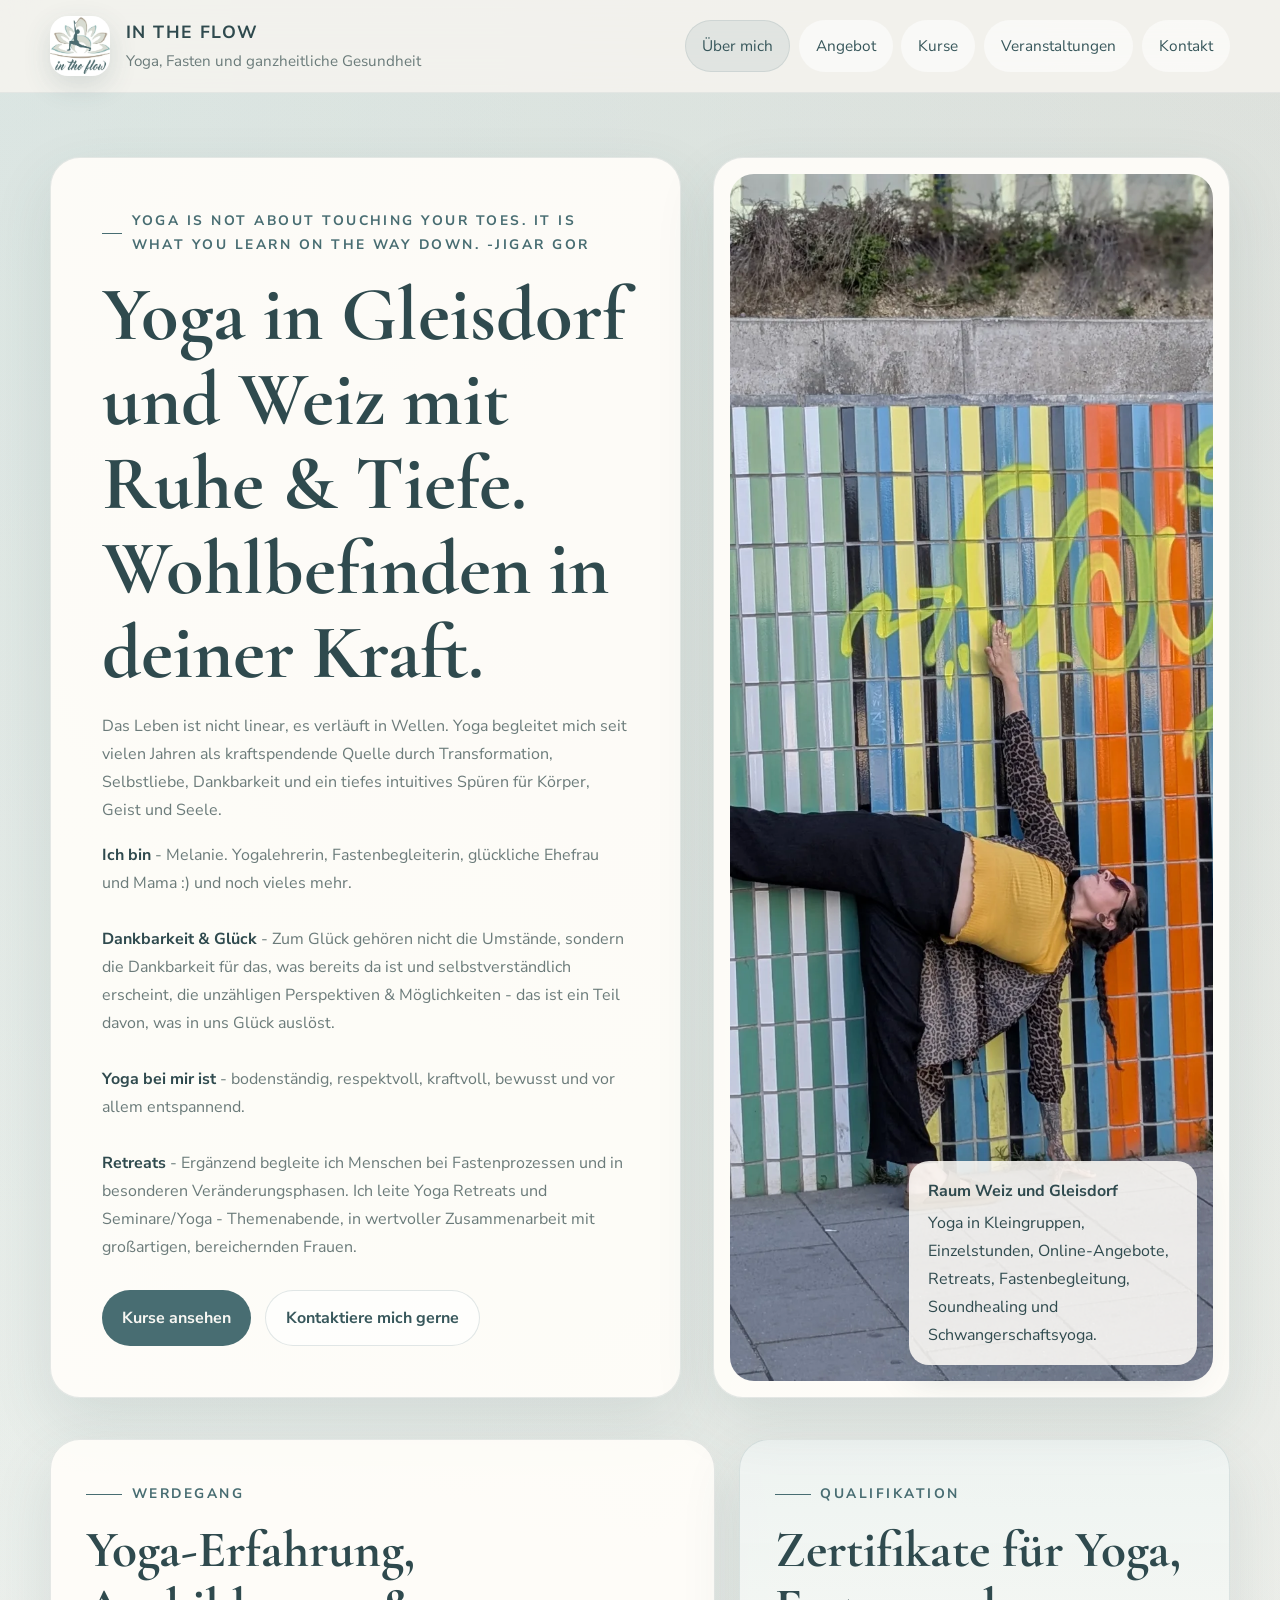
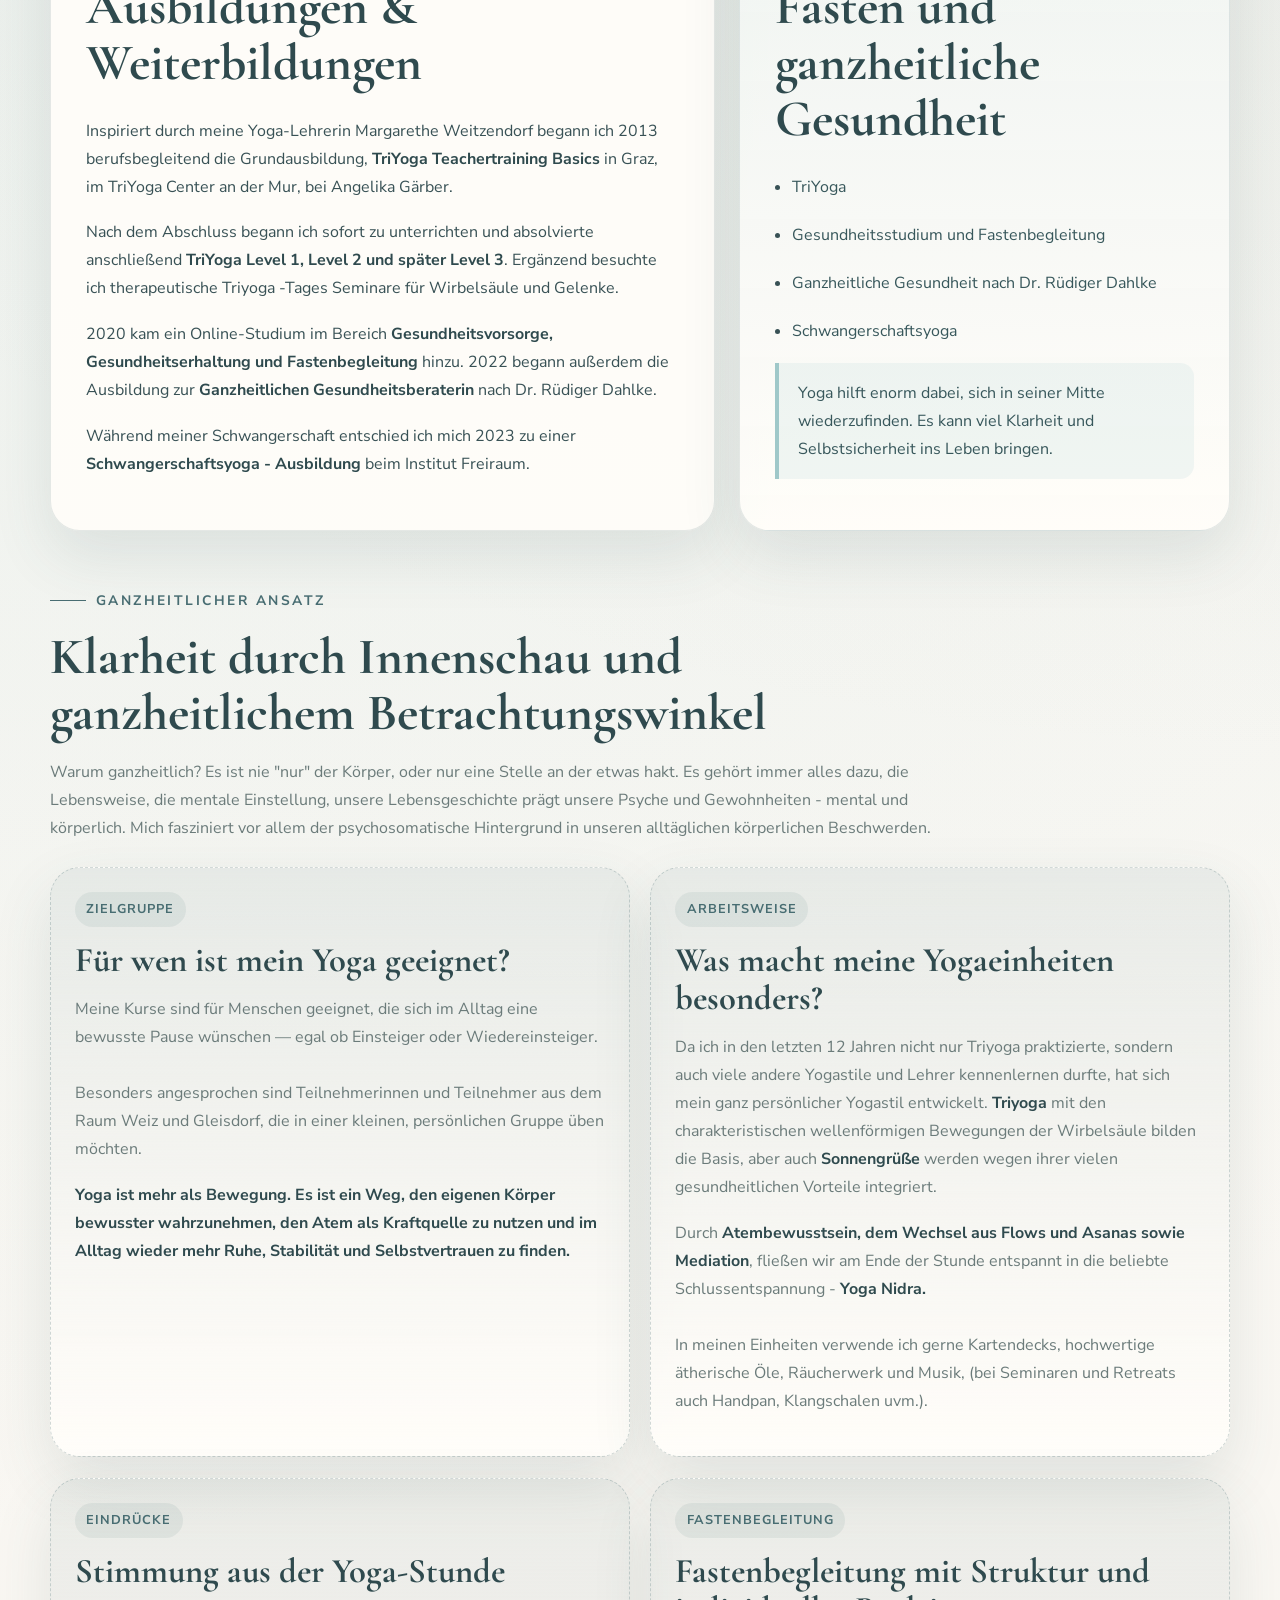
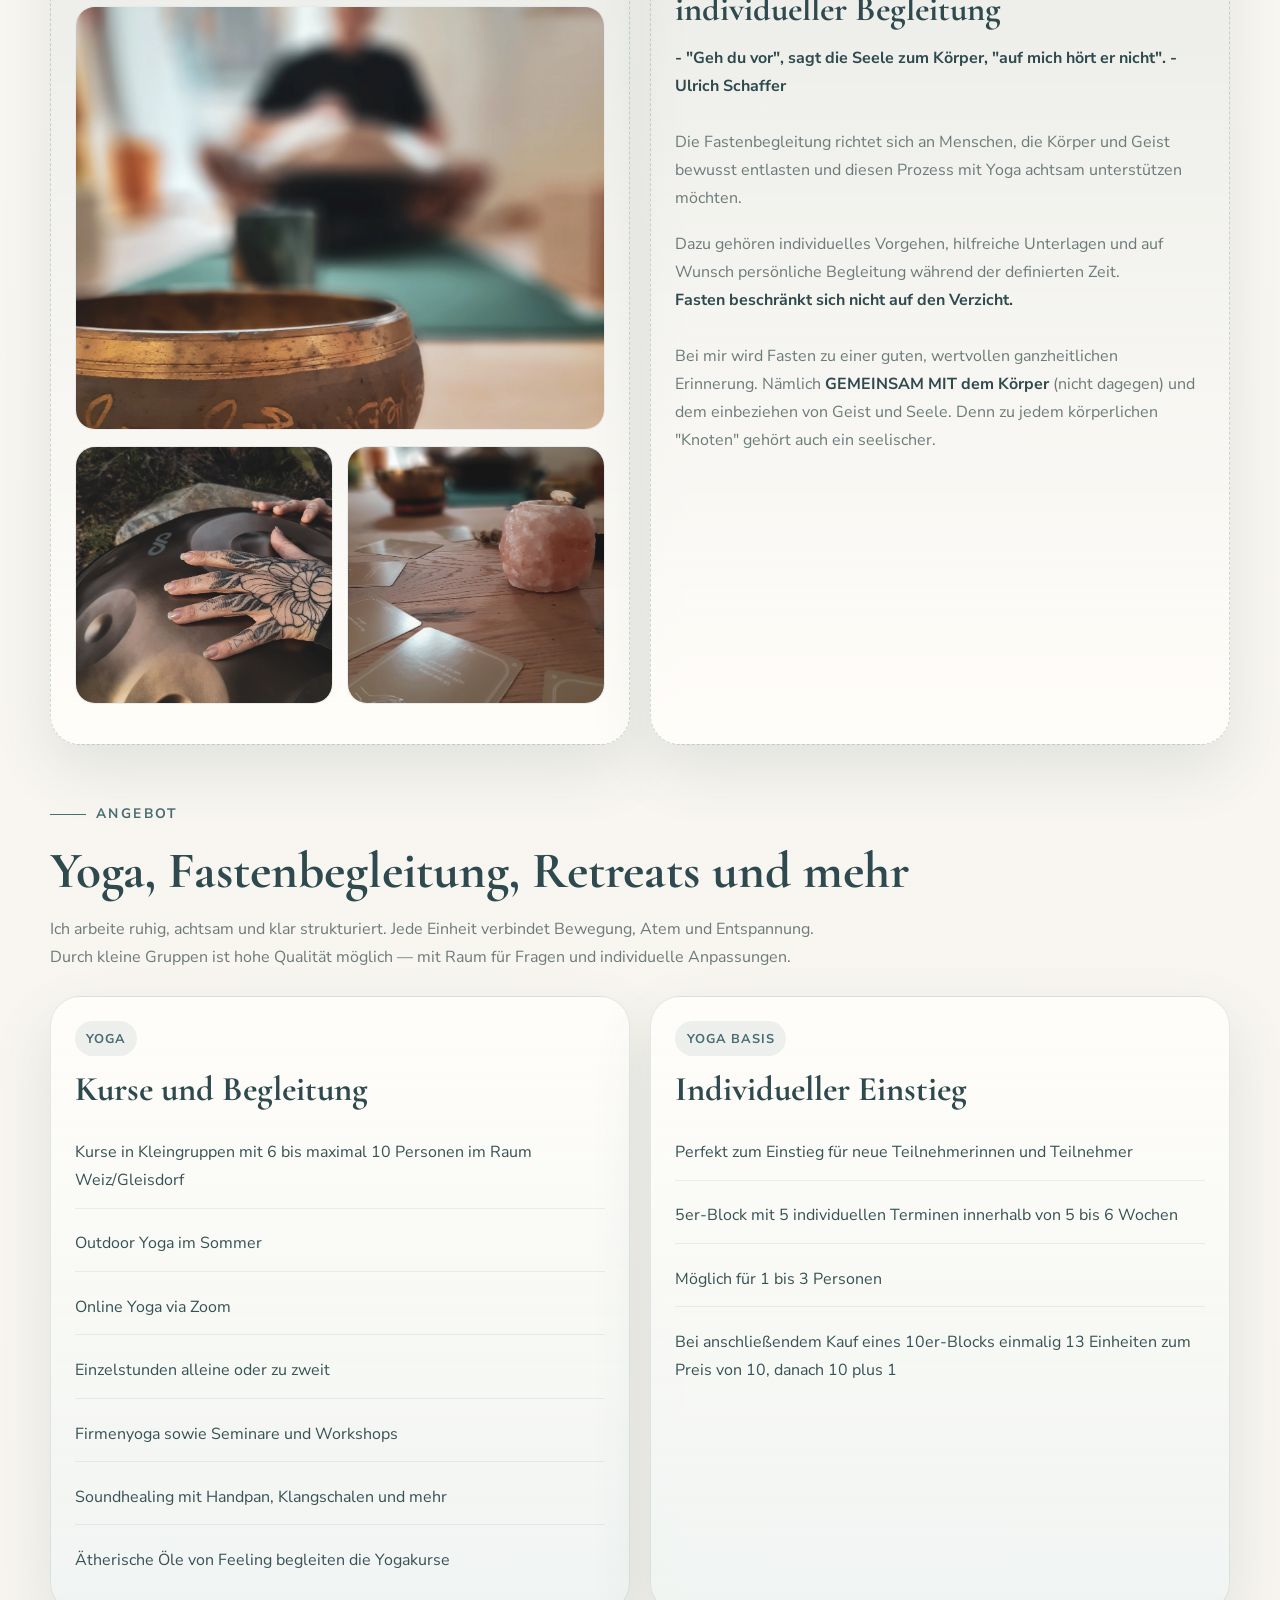
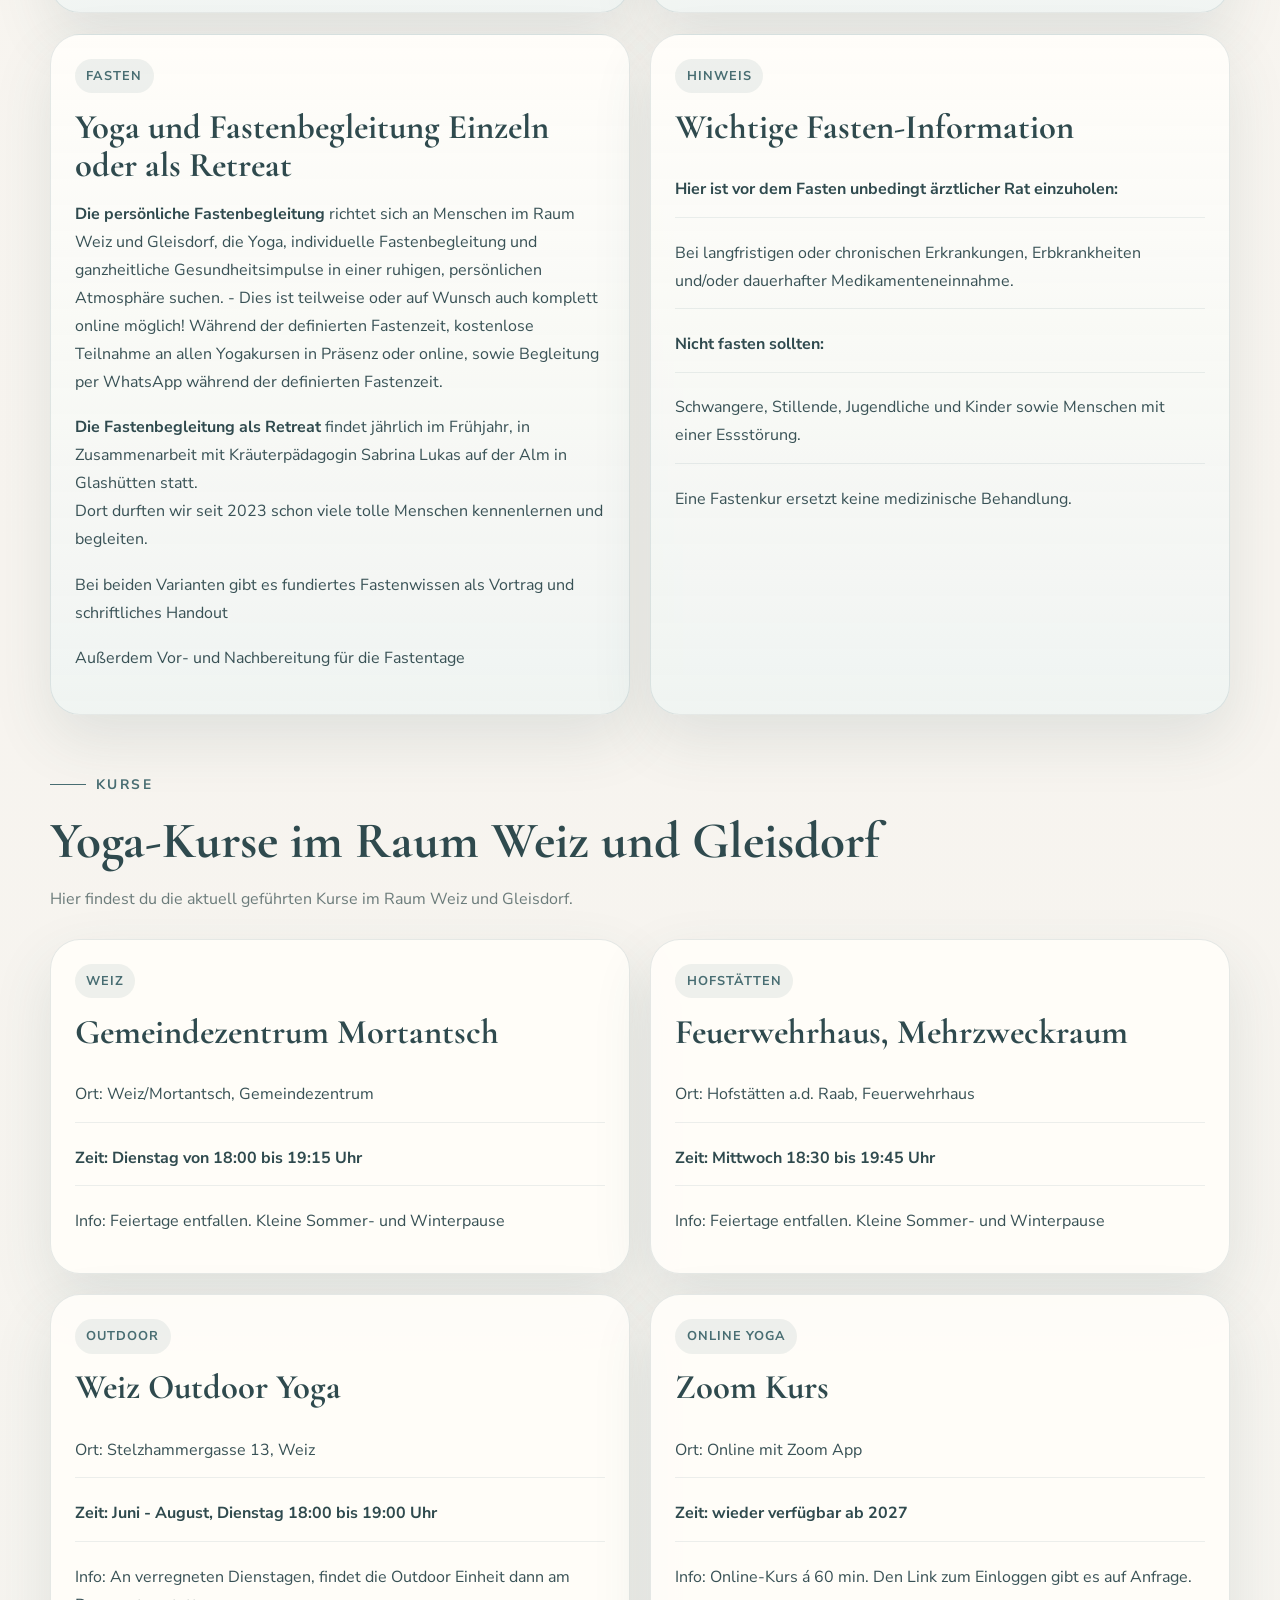
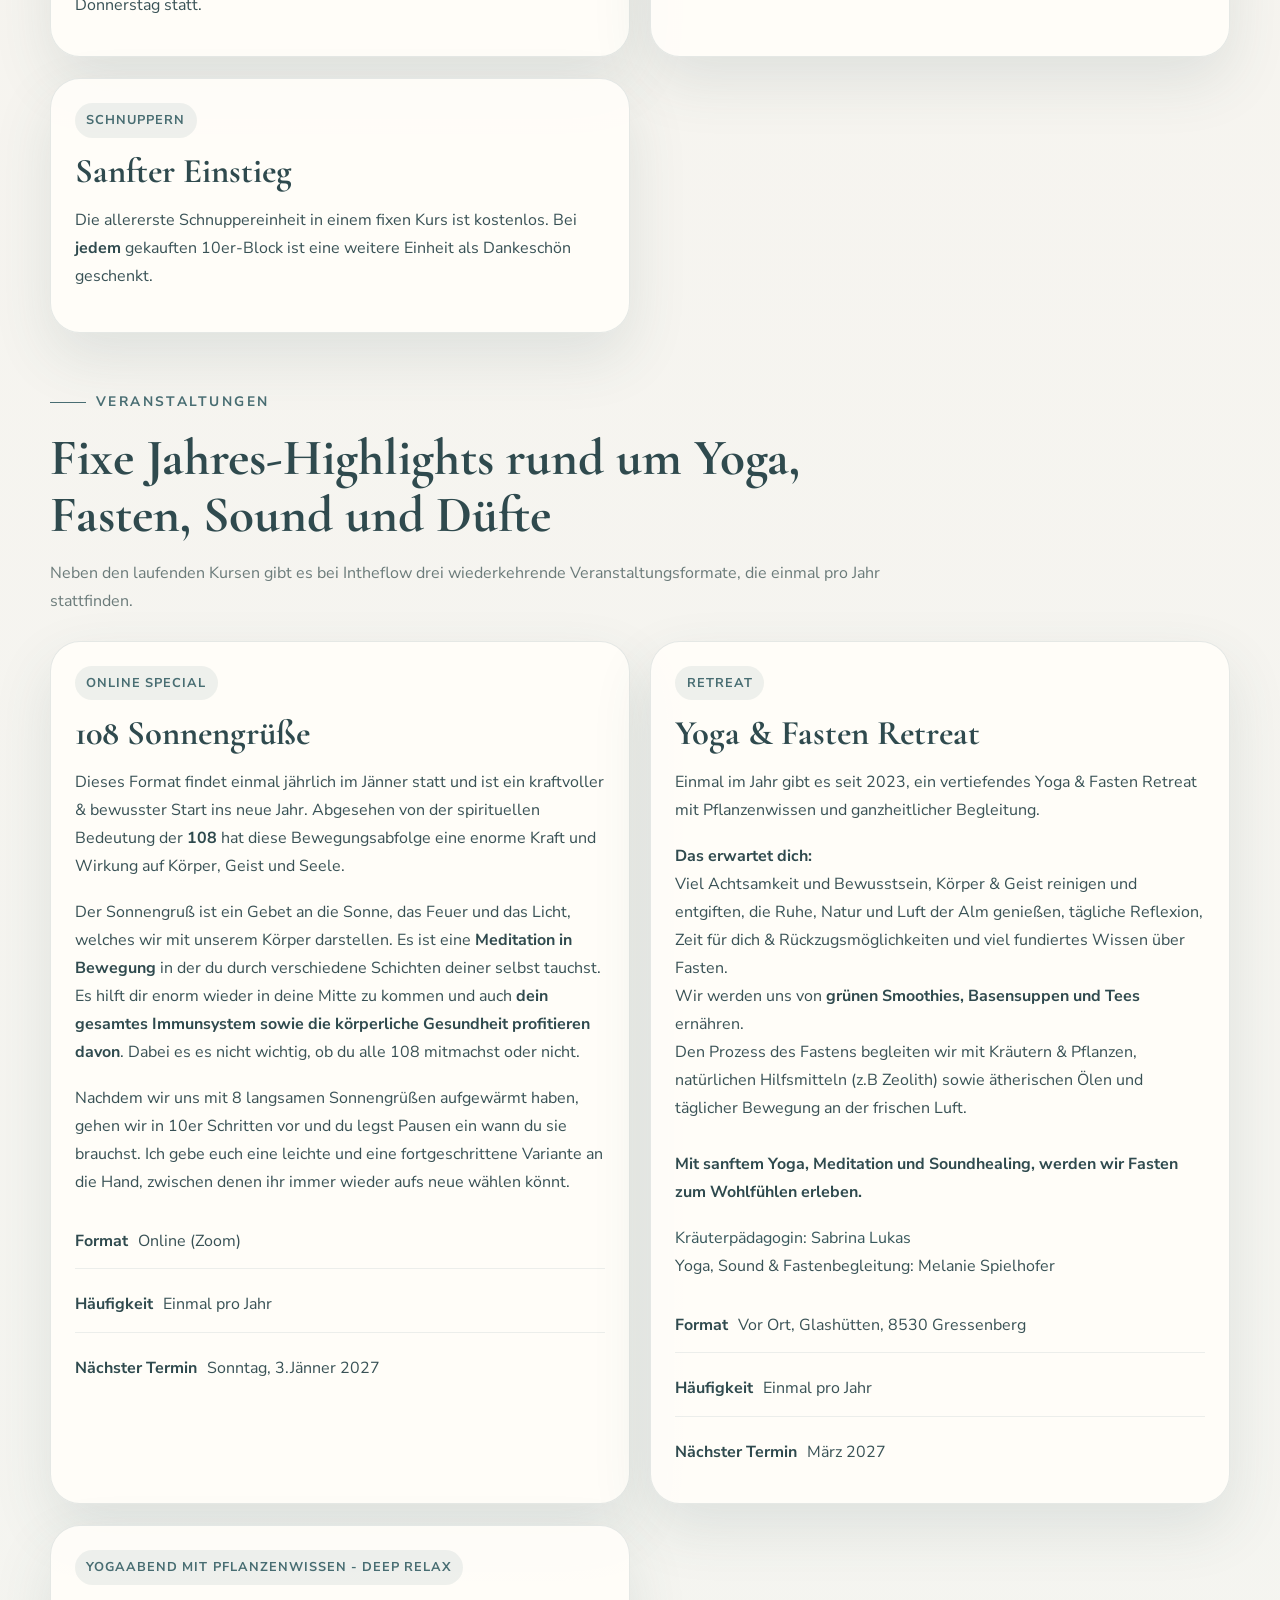
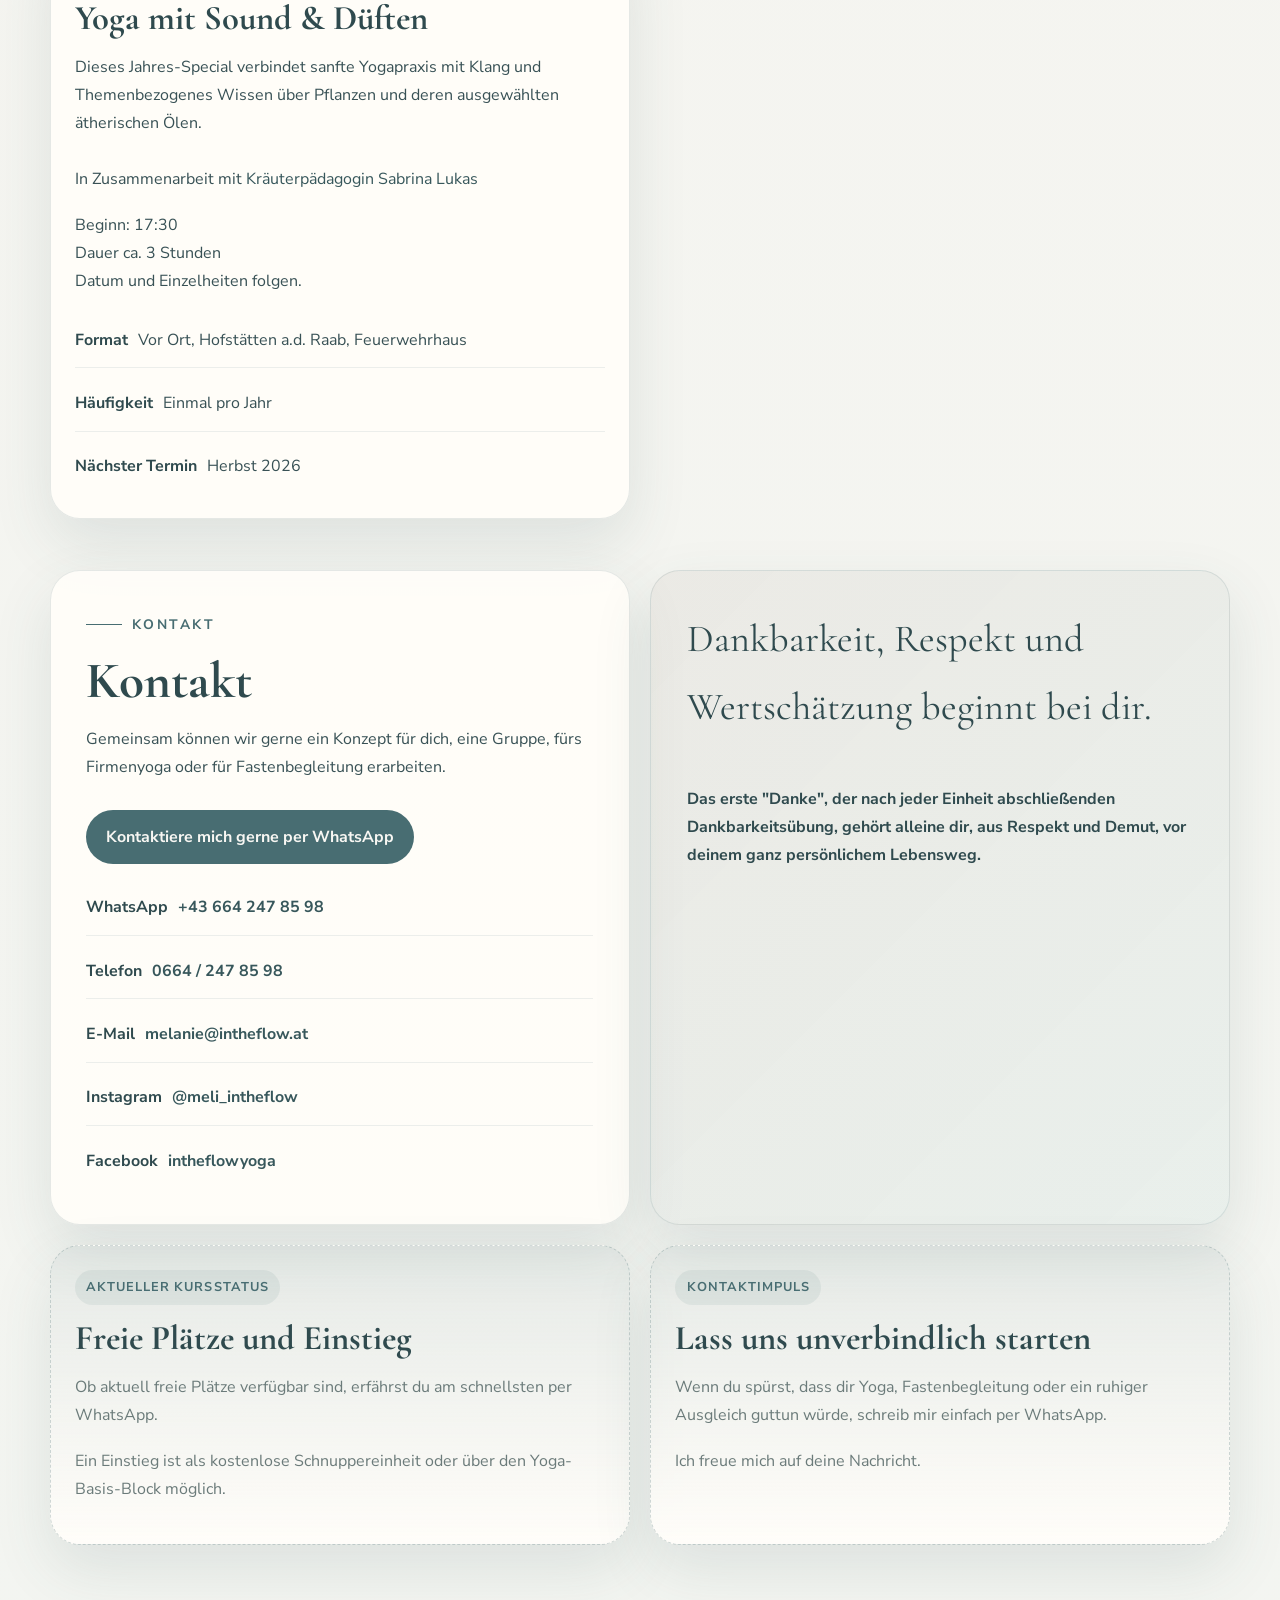
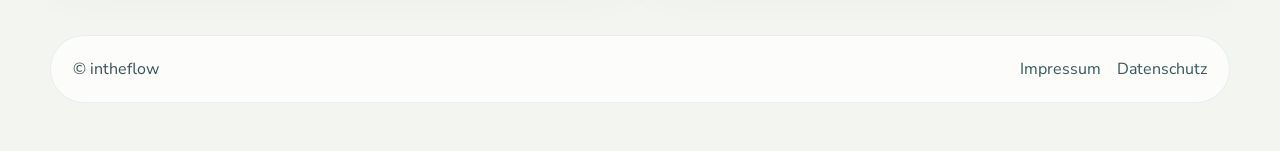
<file: index.html>
<!DOCTYPE html>
<html lang="de">
  <head>
    <meta charset="utf-8" />
    <meta name="viewport" content="width=device-width, initial-scale=1" />
    <title>Yoga in Gleisdorf und Weiz | In the flow</title>
    <meta
      name="description"
      content="Yoga in Gleisdorf und Weiz mit Melanie Spielhofer: Yoga, Fastenbegleitung, Workshops und ganzheitliche Gesundheit."
    />
    <meta name="robots" content="index, follow" />
    <meta name="theme-color" content="#486d72" />
    <meta property="og:locale" content="de_AT" />
    <meta property="og:type" content="website" />
    <meta property="og:title" content="Yoga in Gleisdorf und Weiz | In the flow" />
    <meta
      property="og:description"
      content="Yoga in Gleisdorf und Weiz mit Melanie Spielhofer: Yoga, Fastenbegleitung, Workshops und ganzheitliche Gesundheit."
    />
    <meta property="og:image" content="images/hero.webp" />
    <link rel="stylesheet" href="/assets/css/main.css?v=20260315-cachefix1" />
    <script type="application/ld+json">
      {
        "@context": "https://schema.org",
        "@type": "HealthAndBeautyBusiness",
        "name": "In the flow",
        "description": "Yoga, Fastenbegleitung und ganzheitliche Gesundheit in Gleisdorf und Weiz.",
        "telephone": "+43 664 247 85 98",
        "address": {
          "@type": "PostalAddress",
          "streetAddress": "Ungerdorf 98",
          "postalCode": "8200",
          "addressLocality": "Gleisdorf",
          "addressCountry": "AT"
        },
        "areaServed": ["Gleisdorf", "Weiz"],
        "sameAs": [
          "https://wa.me/436642478598",
          "https://www.instagram.com/meli_intheflow",
          "https://www.facebook.com/intheflowyoga"
        ]
      }
    </script>
  </head>
  <body>
    <header class="site-header">
      <div class="page-shell site-header-inner">
        <a class="brand" href="index.html" aria-label="In the flow Startseite">
          <img class="brand-mark" src="images/avatar.webp" alt="In the flow Logo mit Yogasymbol" />
          <span class="brand-copy">
            <strong>In the flow</strong>
            <span>Yoga, Fasten und ganzheitliche Gesundheit</span>
          </span>
        </a>
        <nav class="main-nav" aria-label="Hauptnavigation">
          <a class="is-active" href="#ueber-mich">Über mich</a>
          <a href="#angebot">Angebot</a>
          <a href="#kurse">Kurse</a>
          <a href="#veranstaltungen">Veranstaltungen</a>
          <a href="#kontakt">Kontakt</a>
        </nav>
      </div>
    </header>

    <main>
      <div class="page-shell">
        <section class="hero" id="ueber-mich">
          <div class="hero-copy">
            <span class="eyebrow">Lokah Samastah Sukhino Bhavantu</span>
            <h1>Yoga in Gleisdorf und Weiz für mehr Ruhe, Kraft und innere Balance.</h1>
            <p>
              Das Leben ist nicht linear, es verläuft in Wellen. Yoga begleitet mich seit vielen
              Jahren als kraftspendende Quelle durch Transformation, Selbstliebe, Dankbarkeit
              und ein tieferes Spüren für Körper, Geist und Seele.
            </p>
            <p>
              In meinen Yogakursen im Raum Gleisdorf und Weiz verbinde ich Atembewusstsein,
              sanfte Kräftigung, Entspannung, Sound und den achtsamen Einsatz ätherischer Öle.
              Ergänzend begleite ich Menschen bei Fastenprozessen und in besonderen
              Veränderungsphasen.
            </p>
            <div class="hero-actions">
              <a class="button" href="#kurse">Kurse ansehen</a>
              <a class="link-pill" href="#kontakt">Kontaktiere mich gerne</a>
            </div>
          </div>
          <div class="hero-media">
            <img
              class="hero-main-image"
              src="images/hero.webp"
              alt="Yoga-Angebot von In the flow in Gleisdorf und Weiz"
            />
            <div class="hero-badge">
              <strong>Raum Weiz und Gleisdorf</strong>
              Yoga in Kleingruppen, Einzelstunden, Online-Angebote, Fastenbegleitung und
              ganzheitliche Gesundheit.
            </div>
          </div>
        </section>

        <section class="section-block">
          <div class="section-grid two-col">
            <article class="content-card">
              <div class="section-header">
                <span class="eyebrow">Werdegang</span>
                <h2>Yoga-Erfahrung, Ausbildung und ganzheitliche Begleitung</h2>
              </div>
              <p>
                Inspiriert durch meine Yoga-Lehrerin Margarethe Weitzendorf begann ich 2013
                berufsbegleitend die Grundausbildung <strong>TriYoga Teachertraining Basics</strong>
                in Graz im TriYoga Center an der Mur bei Angelika Gärber. Dort lernte ich
                TriYoga, Anatomie, Meditation, Pranayama, Yogaphilosophie und gleichzeitig
                sehr viel über mich selbst.
              </p>
              <p>
                Nach dem Abschluss begann ich sofort zu unterrichten und absolvierte
                anschließend <strong>TriYoga Level 1</strong>, <strong>Level 2</strong> und
                später <strong>Level 3</strong>. Ergänzend besuchte ich therapeutische
                Fortbildungen für Becken, Beine, Wirbelsäule sowie Nacken, Schultern und die
                obere Wirbelsäule.
              </p>
              <p>
                2020 kam ein Online-Studium im Bereich Gesundheitsvorsorge,
                Gesundheitserhaltung und Fastenbegleitung hinzu. 2022 begann außerdem die
                Ausbildung zur <strong>Ganzheitlichen Gesundheitsberaterin</strong> nach
                Dr. Rüdiger Dahlke, die ich im September 2023 abschloss. Seit meiner ersten
                Yogaausbildung begleiten mich zudem Pflanzen, Düfte und hochwertige ätherische
                Öle in der Kursarbeit.
              </p>
              <p>
              </p>
            </article>

            <aside class="content-card alt">
              <div class="section-header">
                <span class="eyebrow">Qualifikation</span>
                <h2>Zertifikate für Yoga, Fasten und Gesundheit</h2>
              </div>
              <ul class="cert-list">
                <li>
                  <a href="zertifikate/TriyogaZertifikat.pdf">TriYoga Zertifikat</a>
                </li>
                <li>
                  <a href="zertifikate/Zertifikat_Gesundheitsvorsorge_Gesundheitserhaltung__Fastenbegleitung.pdf">
                    Gesundheitsstudium und Fastenbegleitung
                  </a>
                </li>
                <li>
                  <a href="zertifikate/Zertifikat_Ganzheitliche_Gesundheit_Dr_Ruediger_Dahlke.pdf">
                    Ganzheitliche Gesundheit nach Dr. Rüdiger Dahlke
                  </a>
                </li>

              </ul>
              <div class="info-note">
                Yoga hilft enorm dabei, sich in seiner Mitte wiederzufinden. Es kann viel Licht
                und Selbstsicherheit ins Leben bringen.
              </div>
            </aside>
          </div>
        </section>

        <section class="section-block" id="textvorlagen">
          <div class="section-header">
            <span class="eyebrow">Ganzheitlicher Ansatz</span>
            <h2>Mit Klarheit, Ruhe und persönlicher Begleitung</h2>
            <p>
              Yoga ist für mich mehr als Bewegung. Es ist ein Weg, den eigenen Körper bewusster
              wahrzunehmen, den Atem als Kraftquelle zu nutzen und im Alltag wieder mehr Ruhe,
              Stabilität und Vertrauen zu finden.
            </p>
          </div>
          <div class="template-grid">
            <article class="template-card">
              <span class="card-kicker">Zielgruppe</span>
              <h3>Für wen ist mein Yoga geeignet?</h3>
              <p>
                Meine Kurse sind für Menschen geeignet, die sich im Alltag eine bewusste Pause
                wünschen — egal ob Einsteiger oder Wiedereinsteiger. Im Mittelpunkt stehen
                sanfte Kräftigung, bessere Beweglichkeit, ruhiger Atem und ein gutes Körpergefühl.
              </p>
              <p>
                Besonders angesprochen sind Teilnehmerinnen und Teilnehmer aus dem Raum Weiz und
                Gleisdorf, die in einer kleinen, persönlichen Gruppe üben möchten.
              </p>
            </article>

            <article class="template-card">
              <span class="card-kicker">Arbeitsweise</span>
              <h3>Was macht meine Begleitung besonders?</h3>
              <p>
                Ich arbeite ruhig, achtsam und klar strukturiert. Jede Einheit verbindet
                Bewegung, Atem und Entspannung so, dass du dich sicher begleitet fühlst und
                gleichzeitig bei dir selbst ankommen kannst.
              </p>
              <p>
                Durch kleine Gruppen ist persönliche Begleitung möglich — mit Raum für Fragen,
                individuelle Anpassungen und eine Atmosphäre, in der du dich wohlfühlen darfst.
              </p>
            </article>

            <article class="template-card">
              <span class="card-kicker">Eindrücke</span>
              <h3>Stimmung aus der Yoga-Stunde</h3>
              <div class="template-image large">
                <img
                  src="images/yoga.webp"
                  alt="Stimmungsbild aus einer Yoga-Stunde"
                />
              </div>
              <div class="template-image-grid two-up">
                <div class="template-image small">
                  <img
                    src="images/yoga1.webp"
                    alt="Sound und Atmosphäre als Teil einer Yoga-Stunde"
                  />
                </div>
                <div class="template-image small">
                  <img
                    src="images/yoga2.webp"
                    alt="Ruhiger Eindruck aus einer Yoga-Einheit"
                  />
                </div>
              </div>
            </article>

            <article class="template-card">
              <span class="card-kicker">Fastenbegleitung</span>
              <h3>Fastenbegleitung mit Struktur und persönlicher Begleitung</h3>
              <p>
                Die Fastenbegleitung richtet sich an Menschen, die bewusst entlasten und ihren
                Körper achtsam unterstützen möchten. Du bekommst eine klare Struktur für
                Vorbereitung, Fastenphase und Aufbauzeit.
              </p>
              <p>
                Dazu gehören individuelles Vorgehen, hilfreiche Unterlagen und persönliche
                Begleitung während der definierten Zeit — damit du sicher und gut informiert durch
                den Prozess gehst.
              </p>
            </article>
          </div>
        </section>

        <section class="section-block" id="angebot">
          <div class="section-header">
            <span class="eyebrow">Angebot</span>
            <h2>Yoga und Fastenbegleitung</h2>
            <p>
              Das bestehende Angebot richtet sich an Menschen im Raum Weiz und Gleisdorf, die
              Yoga, Fastenbegleitung, individuelle Begleitung und ganzheitliche Gesundheitsimpulse
              in einer ruhigen, persönlichen Atmosphäre suchen.
            </p>
          </div>
          <div class="offer-grid">
            <article class="offer-card">
              <span class="card-kicker">Yoga</span>
              <h3>Kurse und Begleitung</h3>
              <ul class="offer-list">
                <li>Kurse in Kleingruppen mit 6 bis maximal 10 Personen im Raum Weiz/Gleisdorf</li>
                <li>Outdoor Yoga im Sommer</li>
                <li>Online Yoga via Zoom</li>
                <li>Einzelstunden alleine oder zu zweit</li>
                <li>Firmenyoga sowie Seminare und Workshops</li>
                <li>Soundhealing mit Handpan, Klangschalen und mehr</li>
                <li>Ätherische Öle von Feeling begleiten die Yogakurse</li>
              </ul>
            </article>

            <article class="offer-card">
              <span class="card-kicker">Yoga Basis</span>
              <h3>Individueller Einstieg</h3>
              <ul class="offer-list">
                <li>Perfekt zum Einstieg für neue Teilnehmerinnen und Teilnehmer</li>
                <li>5er-Block mit 5 individuellen Terminen innerhalb von 5 bis 6 Wochen</li>
                <li>Möglich für 1 bis 3 Personen</li>
                <li>
                  Bei anschließendem Kauf eines 10er-Blocks einmalig 13 Einheiten zum Preis von
                  10, danach 10 plus 1
                </li>
              </ul>
            </article>

            <article class="offer-card">
              <span class="card-kicker">Fasten</span>
              <h3>Fastenbegleitung und ganzheitliche Gesundheit</h3>
              <ul class="offer-list">
                <li>Seminare und individuell buchbare Einzeleinheiten von 2 bis 3 Stunden</li>
                <li>Individuelle Fastenbegleitung, weil jeder Körper anders ist</li>
                <li>Fastenwissen als Vortrag und schriftliches Handout</li>
                <li>Ausarbeitung eines individuellen Fastenplans für 10 bis 14 Tage</li>
                <li>Vorbereitungsliste, Einkaufsliste und Hilfsmittel inklusive</li>
                <li>Reflexionsblätter für jeden Fastentag</li>
                <li>Begleitung per WhatsApp während der definierten Fastenzeit</li>
                <li>
                  Während der Fastenzeit kostenlose Teilnahme an allen Yogakursen in Präsenz oder
                  online
                </li>
              </ul>
            </article>

            <article class="offer-card">
              <span class="card-kicker">Hinweis</span>
              <h3>Wichtige Fasten-Information</h3>
              <p>
                Bei langfristigen oder chronischen Erkrankungen, Erbkrankheiten, dauerhafter
                Medikamenteneinnahme oder sonstigen Bedenken ist vor dem Fasten unbedingt
                ärztlicher Rat einzuholen. Die Fastenprogramme richten sich ausschließlich an
                gesunde Menschen ohne bekannte Erkrankungen und ohne Medikamente, mit Ausnahme
                von Vitaminen und Schilddrüsenhormon bei stabiler Schilddrüsenunterfunktion.
              </p>
              <p>
                Nicht fasten sollten Schwangere, Stillende, Jugendliche und Kinder. Weitere
                Gegenindikationen sind Essstörungen, unbeabsichtigte Gewichtsabnahme,
                Gallensteine, Gallenbeschwerden und Gicht. Eine Fastenkur ersetzt keine
                medizinische Behandlung.
              </p>
            </article>
          </div>
        </section>

        <section class="section-block" id="kurse">
          <div class="section-header">
            <span class="eyebrow">Kurse</span>
            <h2>Yoga-Kurse im Raum Weiz und Gleisdorf</h2>
            <p>
              Hier findest du die aktuell geführten Kurse im Raum Weiz und Gleisdorf.
            </p>
          </div>
          <div class="course-grid">
            <article class="course-card">
              <span class="card-kicker">Online Yoga</span>
              <h3>Zoom Kurs</h3>
              <ul class="meta-list">
                <li><strong>Ort</strong> Online mit Zoom App</li>
                <li><strong>Zeit</strong> Dienstag von 18:00 bis 19:00 Uhr</li>
                <li>
                  <strong>Info</strong> Laufender Online-Kurs. Den Link zum Einloggen gibt es auf
                  Anfrage.
                </li>
              </ul>
            </article>

            <article class="course-card">
              <span class="card-kicker">Hofstätten</span>
              <h3>Feuerwehrhaus, Mehrzweckraum</h3>
              <ul class="meta-list">
                <li><strong>Ort</strong> Hofstätten, Feuerwehrhaus</li>
                <li><strong>Zeit</strong> Montag 18:30 bis 19:45 Uhr</li>
                <li><strong>Zeit</strong> Mittwoch 18:15 bis 19:30 Uhr</li>
                <li><strong>Info</strong> Feiertage entfallen.</li>
              </ul>
            </article>

            <article class="course-card">
              <span class="card-kicker">Weiz</span>
              <h3>Gemeindezentrum Mortantsch</h3>
              <ul class="meta-list">
                <li><strong>Ort</strong> Weiz/Mortantsch, Gemeindezentrum</li>
                <li><strong>Zeit</strong> Donnerstag von 18:15 bis 19:30 Uhr</li>
                <li><strong>Info</strong> Feiertage entfallen.</li>
                <li><strong>Saisonal</strong> Outdoor Yoga von Juni bis August, Indoor Yoga von September bis Mai</li>
              </ul>
            </article>

            <article class="course-card">
              <span class="card-kicker">Outdoor</span>
              <h3>Weiz Outdoor Yoga</h3>
              <ul class="meta-list">
                <li><strong>Ort</strong> Stelzhammergasse 13, Weiz</li>
                <li><strong>Zeit</strong> Juni bis August, Donnerstag 18:00 bis 19:00 Uhr</li>
                <li><strong>Info</strong> 10 Yoga-Einheiten im Freien.</li>
              </ul>
            </article>

            <article class="course-card">
              <span class="card-kicker">Schnuppern</span>
              <h3>Sanfter Einstieg</h3>
              <p>
                Die allererste Schnuppereinheit in einem fixen Kurs ist kostenlos. Bei jedem
                gekauften 10er-Block ist eine weitere Einheit als Dankeschön geschenkt.
              </p>
            </article>
          </div>
        </section>

        <section class="section-block" id="veranstaltungen">
          <div class="section-header">
            <span class="eyebrow">Veranstaltungen</span>
            <h2>Fixe Jahres-Highlights rund um Yoga, Fasten, Sound und Düfte</h2>
            <p>
              Neben den laufenden Kursen gibt es bei In the flow drei wiederkehrende
              Veranstaltungsformate, die einmal pro Jahr stattfinden.
            </p>
          </div>
          <div class="event-grid">
            <article class="event-card">
              <span class="card-kicker">Online Special</span>
              <h3>108 Sonnengrüße</h3>
              <p>
                Dieses Format findet einmal jährlich online statt und ist ein kraftvoller Start in
                den neuen Zyklus. Die Praxis wird in gut begleitbaren Abschnitten aufgebaut,
                inklusive Atempausen und Varianten für unterschiedliche Levels.
              </p>
              <ul class="meta-list">
                <li><strong>Format</strong> Online (Zoom)</li>
                <li><strong>Häufigkeit</strong> Einmal pro Jahr</li>
                <li><strong>Nächster Termin</strong> Auf Anfrage</li>
              </ul>
            </article>

            <article class="event-card">
              <span class="card-kicker">Retreat</span>
              <h3>Yoga & Fasten Retreat</h3>
              <p>
                Einmal im Jahr gibt es ein vertiefendes Retreat-Format mit Yoga, Fastenimpulsen,
                Regeneration und persönlicher Begleitung. Ziel ist, Körper und Geist bewusst zu
                entlasten und neue Klarheit mitzunehmen.
              </p>
              <ul class="meta-list">
                <li><strong>Format</strong> Vor Ort</li>
                <li><strong>Häufigkeit</strong> Einmal pro Jahr</li>
                <li><strong>Nächster Termin</strong> Auf Anfrage</li>
              </ul>
            </article>

            <article class="event-card">
              <span class="card-kicker">Deep Relax</span>
              <h3>Yoga mit Sound & Düften</h3>
              <p>
                Dieses Jahres-Special verbindet sanfte Yogapraxis mit Klang und ausgewählten
                ätherischen Ölen. Der Fokus liegt auf Entspannung, Nervensystem-Regulation und
                einem ruhigen Ankommen bei dir selbst.
              </p>
              <ul class="meta-list">
                <li><strong>Format</strong> Vor Ort</li>
                <li><strong>Häufigkeit</strong> Einmal pro Jahr</li>
                <li><strong>Nächster Termin</strong> Auf Anfrage</li>
              </ul>
            </article>
          </div>
        </section>

        <section class="section-block" id="kontakt">
          <div class="contact-grid">
            <article class="contact-card">
              <span class="eyebrow">Kontakt</span>
              <h2>Kontakt</h2>
              <p>
                Gemeinsam können wir gerne ein Konzept für dich, eine Gruppe, fürs Firmenyoga
                oder für Fastenbegleitung erarbeiten.
              </p>
              <div class="hero-actions" style="margin-bottom:1rem;">
                <a class="button" href="https://wa.me/436642478598" target="_blank" rel="noopener">Kontaktiere mich gerne per WhatsApp</a>
              </div>
              <ul class="meta-list">
                <li><strong>WhatsApp</strong> <a href="https://wa.me/436642478598" target="_blank" rel="noopener">+43 664 247 85 98</a></li>
                <li><strong>Telefon</strong> <a href="tel:+436642478598">0664 / 247 85 98</a></li>
                <li><strong>E-Mail</strong> <a href="mailto:melanie@intheflow.at">melanie@intheflow.at</a></li>
                <li><strong>Instagram</strong> <a href="https://www.instagram.com/meli_intheflow">@meli_intheflow</a></li>
                <li><strong>Facebook</strong> <a href="https://www.facebook.com/intheflowyoga">intheflowyoga</a></li>
              </ul>
            </article>

            <aside class="quote-card">
              <blockquote>
                Mögen alle Menschen und Lebewesen auf dieser Welt glücklich und frei sein.
              </blockquote>
              <p>
                Und mögen all meine Worte, Gedanken und Taten zu diesem Glück und dieser Freiheit
                beitragen.
              </p>
            </aside>
          </div>
          <div class="template-grid offset-top">
            <article class="template-card">
              <span class="card-kicker">Aktueller Kursstatus</span>
              <h3>Freie Plätze und Einstieg</h3>
              <p>
                Ob aktuell freie Plätze verfügbar sind, erfährst du am schnellsten per WhatsApp.
                Ich melde mich persönlich zurück und gebe dir direkt Bescheid, welcher Kurs gerade
                gut zu dir passt.
              </p>
              <p>
                Ein Einstieg ist als Schnuppereinheit oder über den Yoga-Basis-Block möglich.
              </p>
            </article>

            <article class="template-card">
              <span class="card-kicker">Kontaktimpuls</span>
              <h3>Lass uns unverbindlich starten</h3>
              <p>
                Wenn du spürst, dass dir Yoga, Fastenbegleitung oder ein ruhiger Ausgleich guttun
                würde, schreib mir einfach per WhatsApp. Wir klären kurz, was du gerade brauchst,
                und finden den passenden nächsten Schritt.
              </p>
              <p>
                Ich freue mich auf deine Nachricht.
              </p>
            </article>
          </div>
        </section>
      </div>
    </main>

    <footer class="footer">
      <div class="page-shell footer-inner">
        <span>&copy; In the flow</span>
        <div class="footer-links">
          <a href="impressum.html">Impressum</a>
          <a href="datenschutz.html">Datenschutz</a>
        </div>
      </div>
    </footer>
    <script src="/assets/js/content-loader.js?v=20260315-cachefix2"></script>
  </body>
</html>
</file>
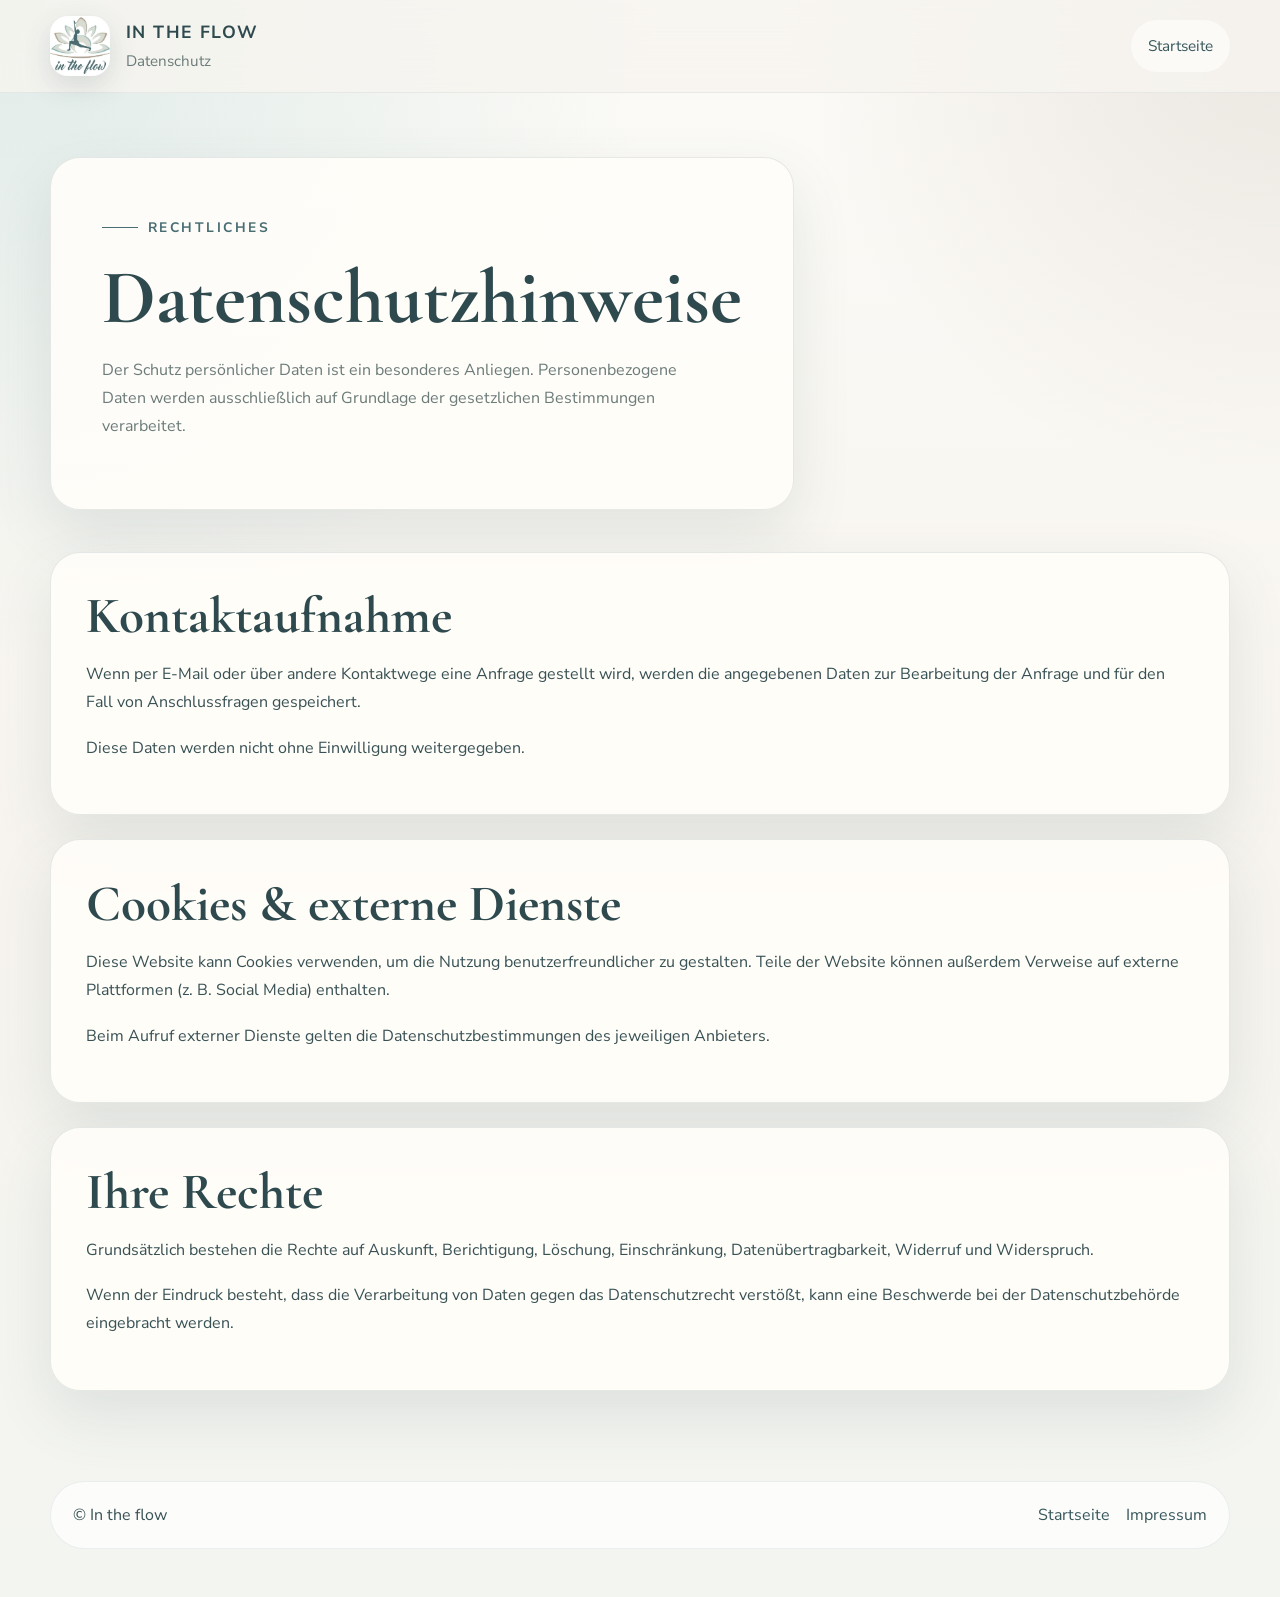
<file: datenschutz.html>
<!DOCTYPE html>
<html lang="de">
  <head>
    <meta charset="utf-8" />
    <meta name="viewport" content="width=device-width, initial-scale=1" />
    <title>Datenschutz | In the flow</title>
    <meta name="description" content="Datenschutzhinweise von In the flow." />
    <meta name="robots" content="index, follow" />
    <meta name="theme-color" content="#486d72" />
    <meta property="og:locale" content="de_AT" />
    <meta property="og:type" content="website" />
    <meta property="og:title" content="Datenschutz | In the flow" />
    <meta property="og:description" content="Datenschutzhinweise von In the flow." />
    <link rel="stylesheet" href="/assets/css/main.css?v=20260315-cachefix1" />
  </head>
  <body>
    <header class="site-header">
      <div class="page-shell site-header-inner">
        <a class="brand" href="index.html" aria-label="In the flow Startseite">
          <img class="brand-mark" src="images/avatar.webp" alt="In the flow Logo mit Yogasymbol" />
          <span class="brand-copy">
            <strong>In the flow</strong>
            <span>Datenschutz</span>
          </span>
        </a>
        <nav class="main-nav" aria-label="Seitennavigation">
          <a href="index.html">Startseite</a>
        </nav>
      </div>
    </header>

    <main>
      <div class="page-shell">
        <section class="hero">
          <div class="hero-copy">
            <span class="eyebrow">Rechtliches</span>
            <h1>Datenschutzhinweise</h1>
            <p>
              Der Schutz persönlicher Daten ist ein besonderes Anliegen. Personenbezogene Daten
              werden ausschließlich auf Grundlage der gesetzlichen Bestimmungen verarbeitet.
            </p>
          </div>
        </section>

        <section class="section-block">
          <div class="section-grid">
            <article class="legal-card plain-list">
              <h2>Kontaktaufnahme</h2>
              <p>
                Wenn per E-Mail oder über andere Kontaktwege eine Anfrage gestellt wird,
                werden die angegebenen Daten zur Bearbeitung der Anfrage und für den Fall
                von Anschlussfragen gespeichert.
              </p>
              <p>
                Diese Daten werden nicht ohne Einwilligung weitergegeben.
              </p>
            </article>

            <article class="legal-card plain-list">
              <h2>Cookies & externe Dienste</h2>
              <p>
                Diese Website kann Cookies verwenden, um die Nutzung benutzerfreundlicher zu
                gestalten. Teile der Website können außerdem Verweise auf externe Plattformen
                (z. B. Social Media) enthalten.
              </p>
              <p>
                Beim Aufruf externer Dienste gelten die Datenschutzbestimmungen des jeweiligen
                Anbieters.
              </p>
            </article>

            <article class="legal-card plain-list">
              <h2>Ihre Rechte</h2>
              <p>
                Grundsätzlich bestehen die Rechte auf Auskunft, Berichtigung, Löschung,
                Einschränkung, Datenübertragbarkeit, Widerruf und Widerspruch.
              </p>
              <p>
                Wenn der Eindruck besteht, dass die Verarbeitung von Daten gegen das
                Datenschutzrecht verstößt, kann eine Beschwerde bei der Datenschutzbehörde
                eingebracht werden.
              </p>
            </article>
          </div>
        </section>
      </div>
    </main>

    <footer class="footer">
      <div class="page-shell footer-inner">
        <span>&copy; In the flow</span>
        <div class="footer-links">
          <a href="index.html">Startseite</a>
          <a href="impressum.html">Impressum</a>
        </div>
      </div>
    </footer>
  </body>
</html>
</file>
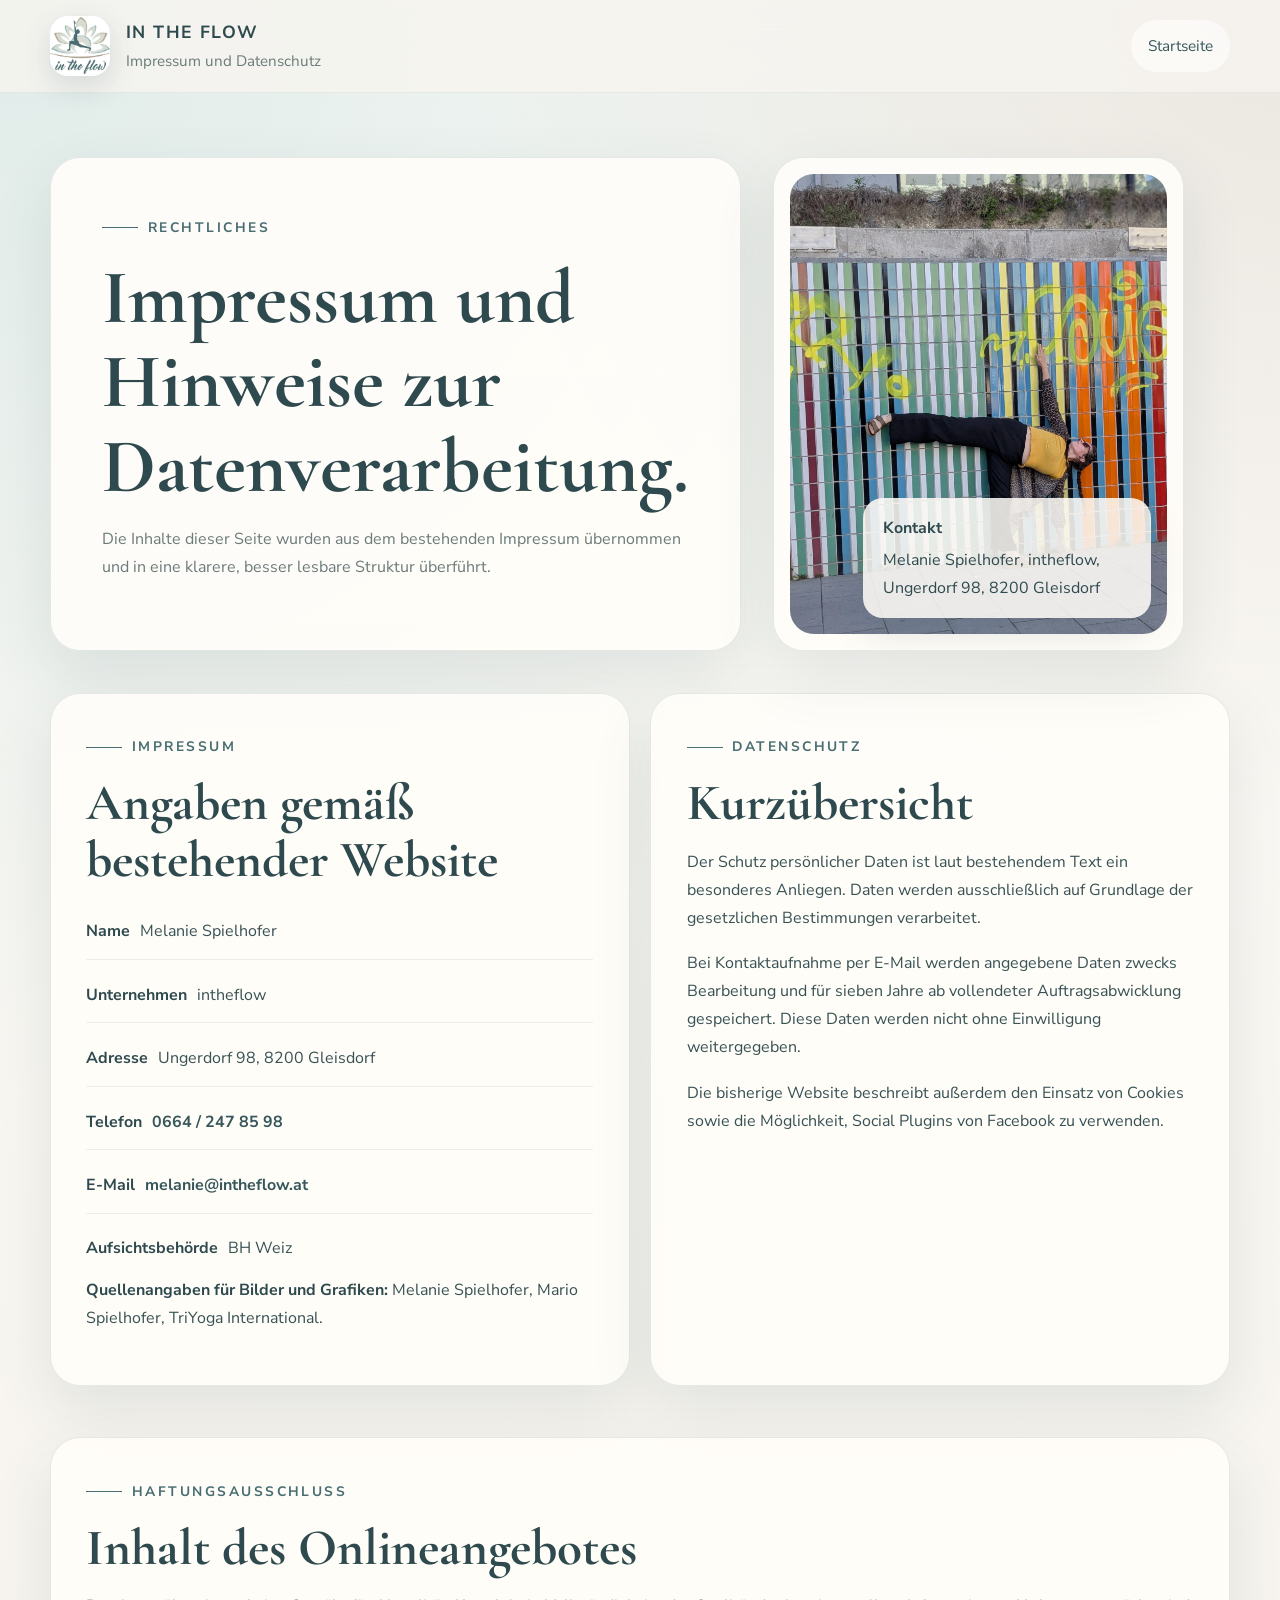
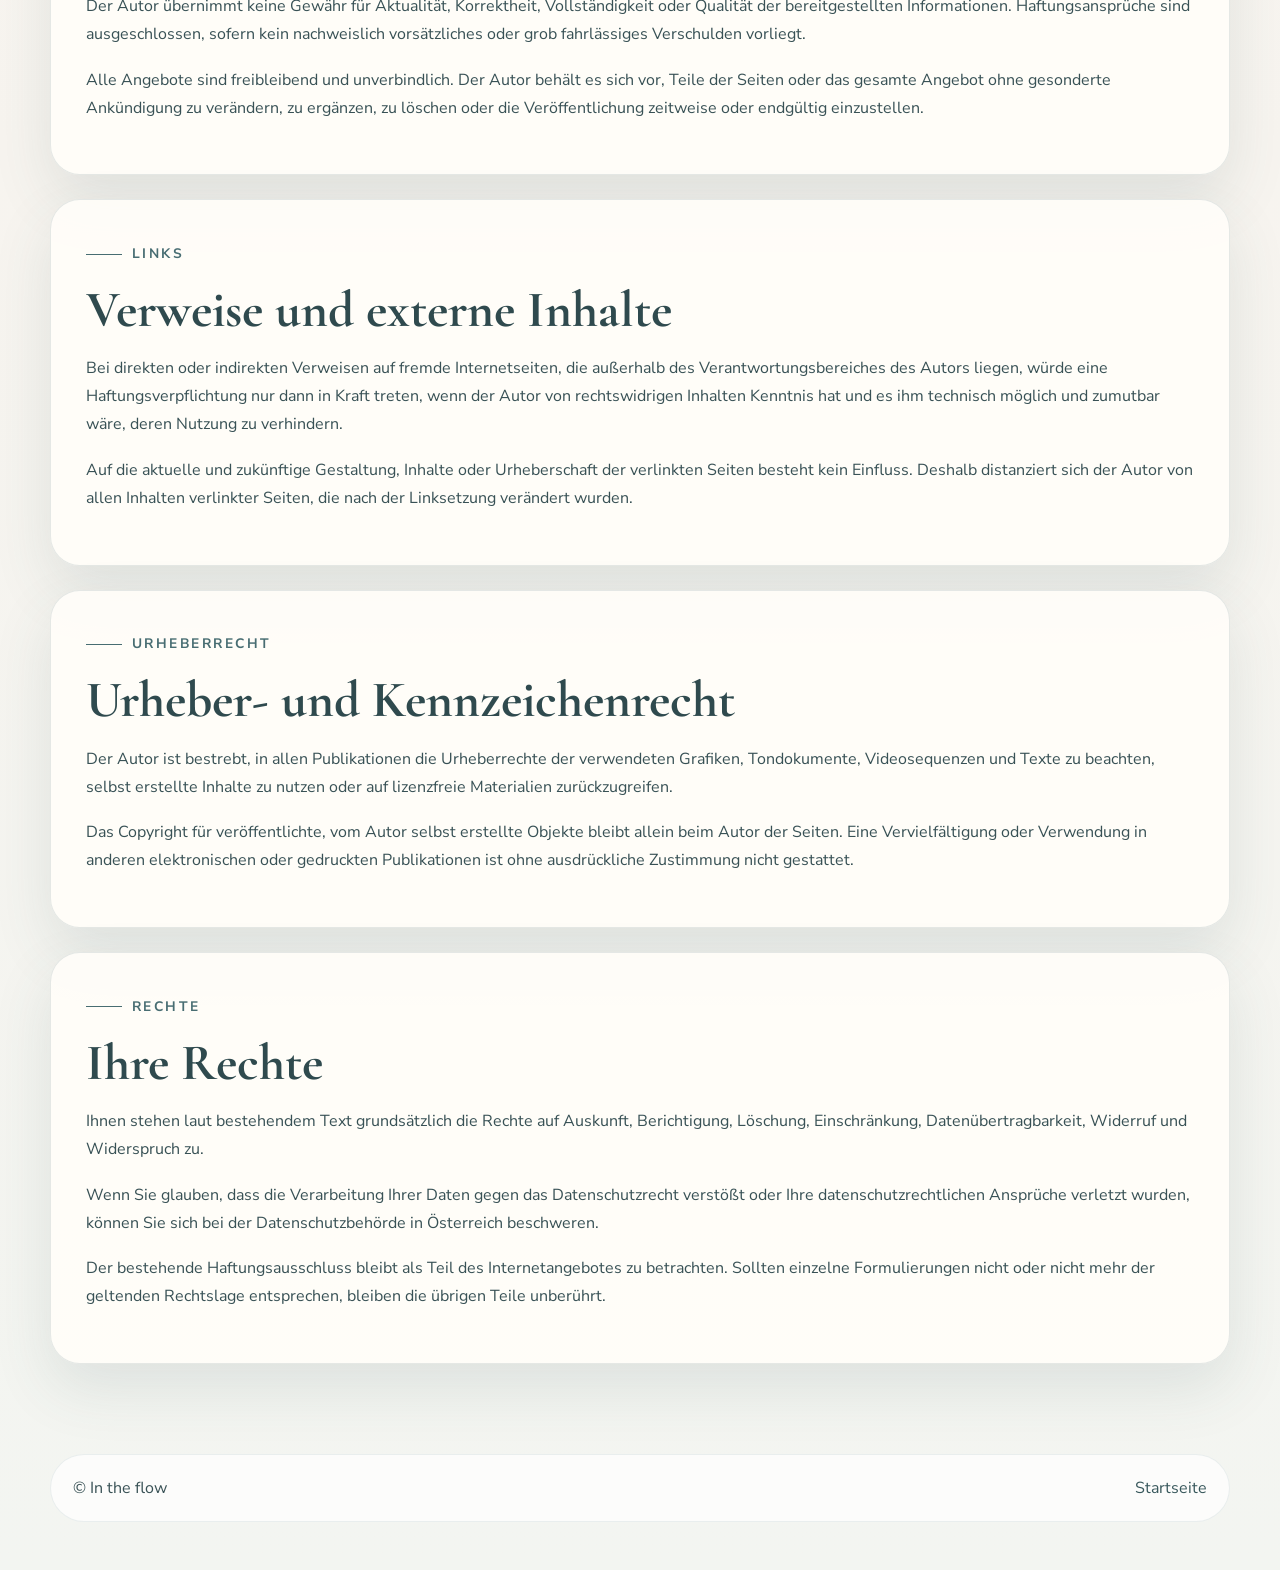
<file: impressum.html>
<!DOCTYPE html>
<html lang="de">
  <head>
    <meta charset="utf-8" />
    <meta name="viewport" content="width=device-width, initial-scale=1" />
    <title>Impressum | In the flow</title>
    <meta name="description" content="Impressum und Datenschutzhinweise von In the flow." />
    <meta name="robots" content="index, follow" />
    <meta name="theme-color" content="#486d72" />
    <meta property="og:locale" content="de_AT" />
    <meta property="og:type" content="website" />
    <meta property="og:title" content="Impressum | In the flow" />
    <meta property="og:description" content="Impressum und Datenschutzhinweise von In the flow." />
    <link rel="stylesheet" href="/assets/css/main.css?v=20260315-cachefix1" />
  </head>
  <body>
    <header class="site-header">
      <div class="page-shell site-header-inner">
        <a class="brand" href="index.html" aria-label="In the flow Startseite">
          <img class="brand-mark" src="images/avatar.webp" alt="In the flow Logo mit Yogasymbol" />
          <span class="brand-copy">
            <strong>In the flow</strong>
            <span>Impressum und Datenschutz</span>
          </span>
        </a>
        <nav class="main-nav" aria-label="Seitennavigation">
          <a href="index.html">Startseite</a>
        </nav>
      </div>
    </header>

    <main>
      <div class="page-shell">
        <section class="hero">
          <div class="hero-copy">
            <span class="eyebrow">Rechtliches</span>
            <h1>Impressum und Hinweise zur Datenverarbeitung.</h1>
            <p>
              Die Inhalte dieser Seite wurden aus dem bestehenden Impressum übernommen und in
              eine klarere, besser lesbare Struktur überführt.
            </p>
          </div>
          <div class="hero-media">
            <img src="images/hero.webp" alt="Ruhige Gesundheits- und Yoga-Atmosphäre" />
            <div class="hero-badge">
              <strong>Kontakt</strong>
              Melanie Spielhofer, intheflow, Ungerdorf 98, 8200 Gleisdorf
            </div>
          </div>
        </section>

        <section class="section-block">
          <div class="contact-grid">
            <article class="legal-card">
              <span class="eyebrow">Impressum</span>
              <h2>Angaben gemäß bestehender Website</h2>
              <ul class="meta-list">
                <li><strong>Name</strong> Melanie Spielhofer</li>
                <li><strong>Unternehmen</strong> intheflow</li>
                <li><strong>Adresse</strong> Ungerdorf 98, 8200 Gleisdorf</li>
                <li><strong>Telefon</strong> <a href="tel:+436642478598">0664 / 247 85 98</a></li>
                <li><strong>E-Mail</strong> <a href="mailto:melanie@intheflow.at">melanie@intheflow.at</a></li>
                <li><strong>Aufsichtsbehörde</strong> BH Weiz</li>
              </ul>
              <p>
                <strong>Quellenangaben für Bilder und Grafiken:</strong> Melanie Spielhofer,
                Mario Spielhofer, TriYoga International.
              </p>
            </article>

            <article class="legal-card">
              <span class="eyebrow">Datenschutz</span>
              <h2>Kurzübersicht</h2>
              <p>
                Der Schutz persönlicher Daten ist laut bestehendem Text ein besonderes Anliegen.
                Daten werden ausschließlich auf Grundlage der gesetzlichen Bestimmungen
                verarbeitet.
              </p>
              <p>
                Bei Kontaktaufnahme per E-Mail werden angegebene Daten zwecks Bearbeitung und
                für sieben Jahre ab vollendeter Auftragsabwicklung gespeichert. Diese Daten
                werden nicht ohne Einwilligung weitergegeben.
              </p>
              <p>
                Die bisherige Website beschreibt außerdem den Einsatz von Cookies sowie die
                Möglichkeit, Social Plugins von Facebook zu verwenden.
              </p>
            </article>
          </div>
        </section>

        <section class="section-block">
          <div class="section-grid">
            <article class="legal-card plain-list">
              <span class="eyebrow">Haftungsausschluss</span>
              <h2>Inhalt des Onlineangebotes</h2>
              <p>
                Der Autor übernimmt keine Gewähr für Aktualität, Korrektheit, Vollständigkeit
                oder Qualität der bereitgestellten Informationen. Haftungsansprüche sind
                ausgeschlossen, sofern kein nachweislich vorsätzliches oder grob fahrlässiges
                Verschulden vorliegt.
              </p>
              <p>
                Alle Angebote sind freibleibend und unverbindlich. Der Autor behält es sich vor,
                Teile der Seiten oder das gesamte Angebot ohne gesonderte Ankündigung zu
                verändern, zu ergänzen, zu löschen oder die Veröffentlichung zeitweise oder
                endgültig einzustellen.
              </p>
            </article>

            <article class="legal-card plain-list">
              <span class="eyebrow">Links</span>
              <h2>Verweise und externe Inhalte</h2>
              <p>
                Bei direkten oder indirekten Verweisen auf fremde Internetseiten, die außerhalb
                des Verantwortungsbereiches des Autors liegen, würde eine Haftungsverpflichtung
                nur dann in Kraft treten, wenn der Autor von rechtswidrigen Inhalten Kenntnis hat
                und es ihm technisch möglich und zumutbar wäre, deren Nutzung zu verhindern.
              </p>
              <p>
                Auf die aktuelle und zukünftige Gestaltung, Inhalte oder Urheberschaft der
                verlinkten Seiten besteht kein Einfluss. Deshalb distanziert sich der Autor von
                allen Inhalten verlinkter Seiten, die nach der Linksetzung verändert wurden.
              </p>
            </article>

            <article class="legal-card plain-list">
              <span class="eyebrow">Urheberrecht</span>
              <h2>Urheber- und Kennzeichenrecht</h2>
              <p>
                Der Autor ist bestrebt, in allen Publikationen die Urheberrechte der verwendeten
                Grafiken, Tondokumente, Videosequenzen und Texte zu beachten, selbst erstellte
                Inhalte zu nutzen oder auf lizenzfreie Materialien zurückzugreifen.
              </p>
              <p>
                Das Copyright für veröffentlichte, vom Autor selbst erstellte Objekte bleibt
                allein beim Autor der Seiten. Eine Vervielfältigung oder Verwendung in anderen
                elektronischen oder gedruckten Publikationen ist ohne ausdrückliche Zustimmung
                nicht gestattet.
              </p>
            </article>

            <article class="legal-card plain-list">
              <span class="eyebrow">Rechte</span>
              <h2>Ihre Rechte</h2>
              <p>
                Ihnen stehen laut bestehendem Text grundsätzlich die Rechte auf Auskunft,
                Berichtigung, Löschung, Einschränkung, Datenübertragbarkeit, Widerruf und
                Widerspruch zu.
              </p>
              <p>
                Wenn Sie glauben, dass die Verarbeitung Ihrer Daten gegen das Datenschutzrecht
                verstößt oder Ihre datenschutzrechtlichen Ansprüche verletzt wurden, können Sie
                sich bei der Datenschutzbehörde in Österreich beschweren.
              </p>
              <p>
                Der bestehende Haftungsausschluss bleibt als Teil des Internetangebotes zu
                betrachten. Sollten einzelne Formulierungen nicht oder nicht mehr der geltenden
                Rechtslage entsprechen, bleiben die übrigen Teile unberührt.
              </p>
            </article>
          </div>
        </section>
      </div>
    </main>

    <footer class="footer">
      <div class="page-shell footer-inner">
        <span>&copy; In the flow</span>
        <div class="footer-links">
          <a href="index.html">Startseite</a>
        </div>
      </div>
    </footer>
  </body>
</html>
</file>
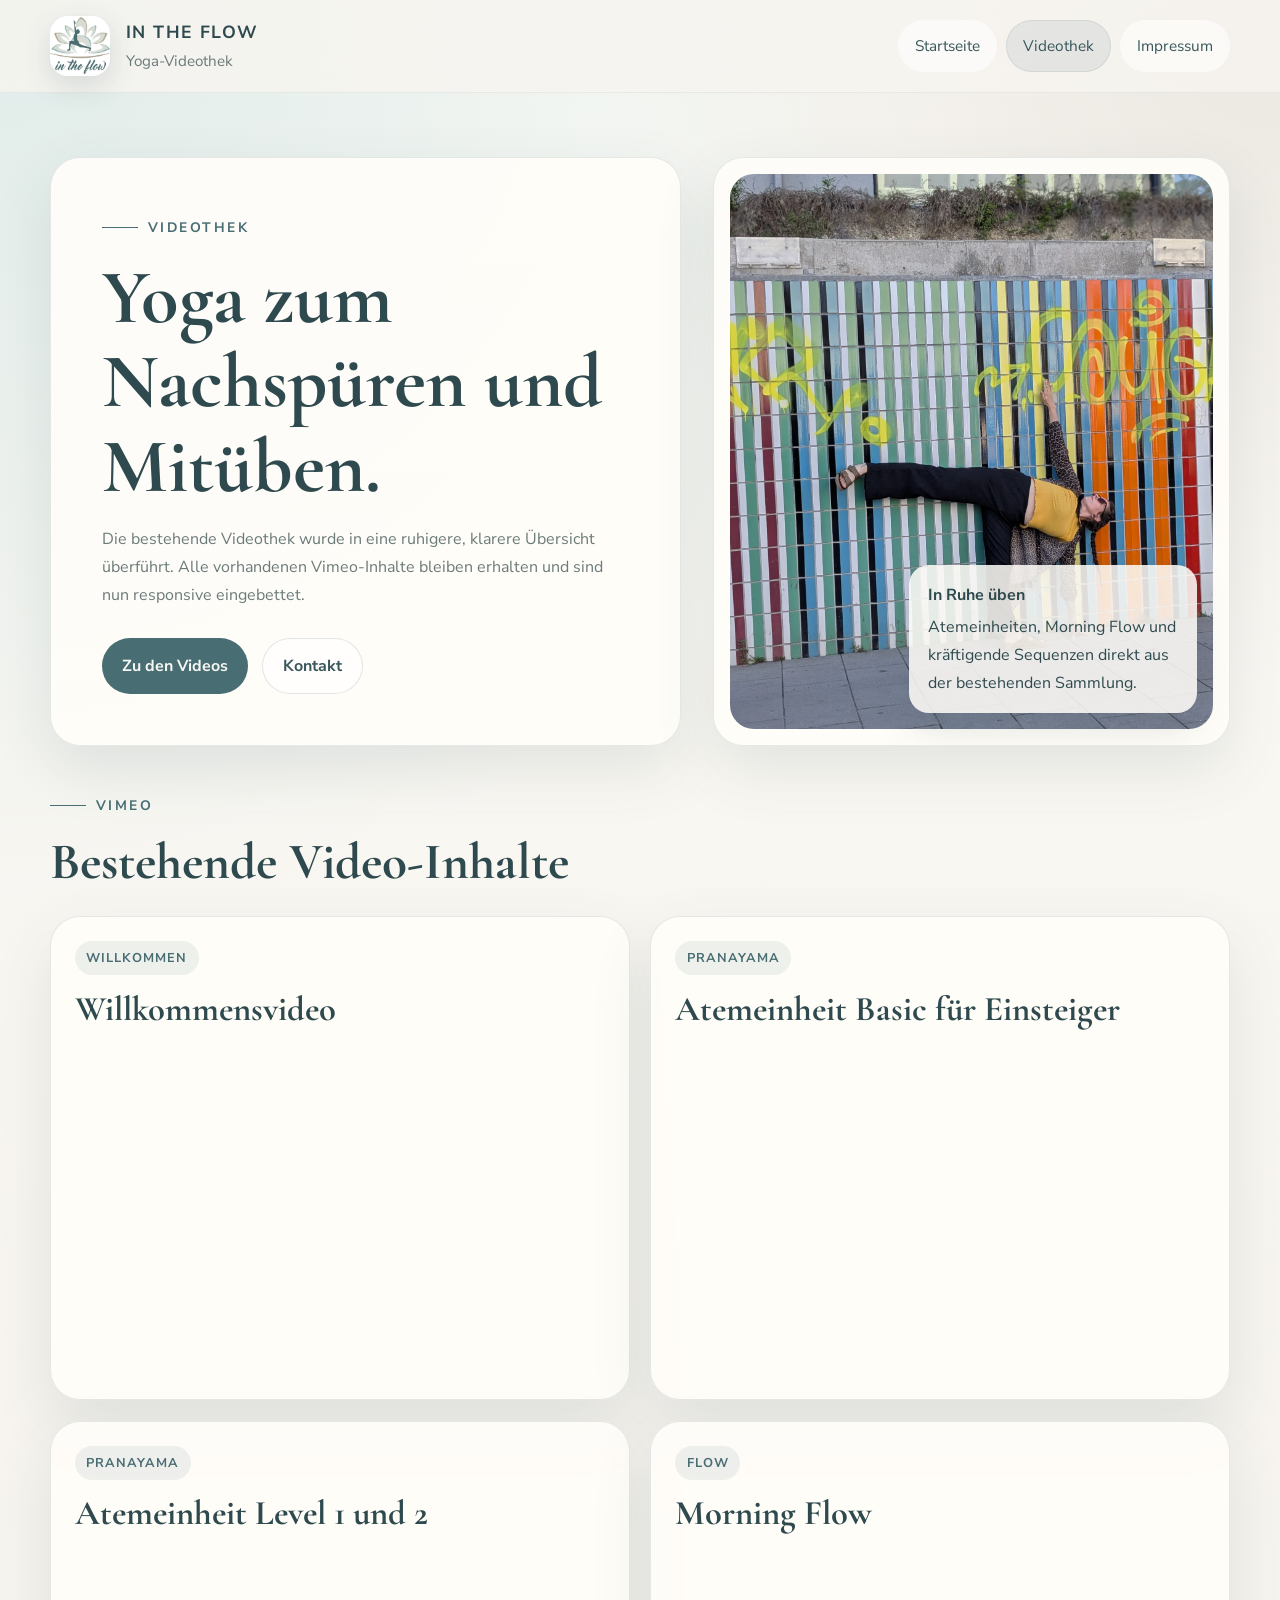
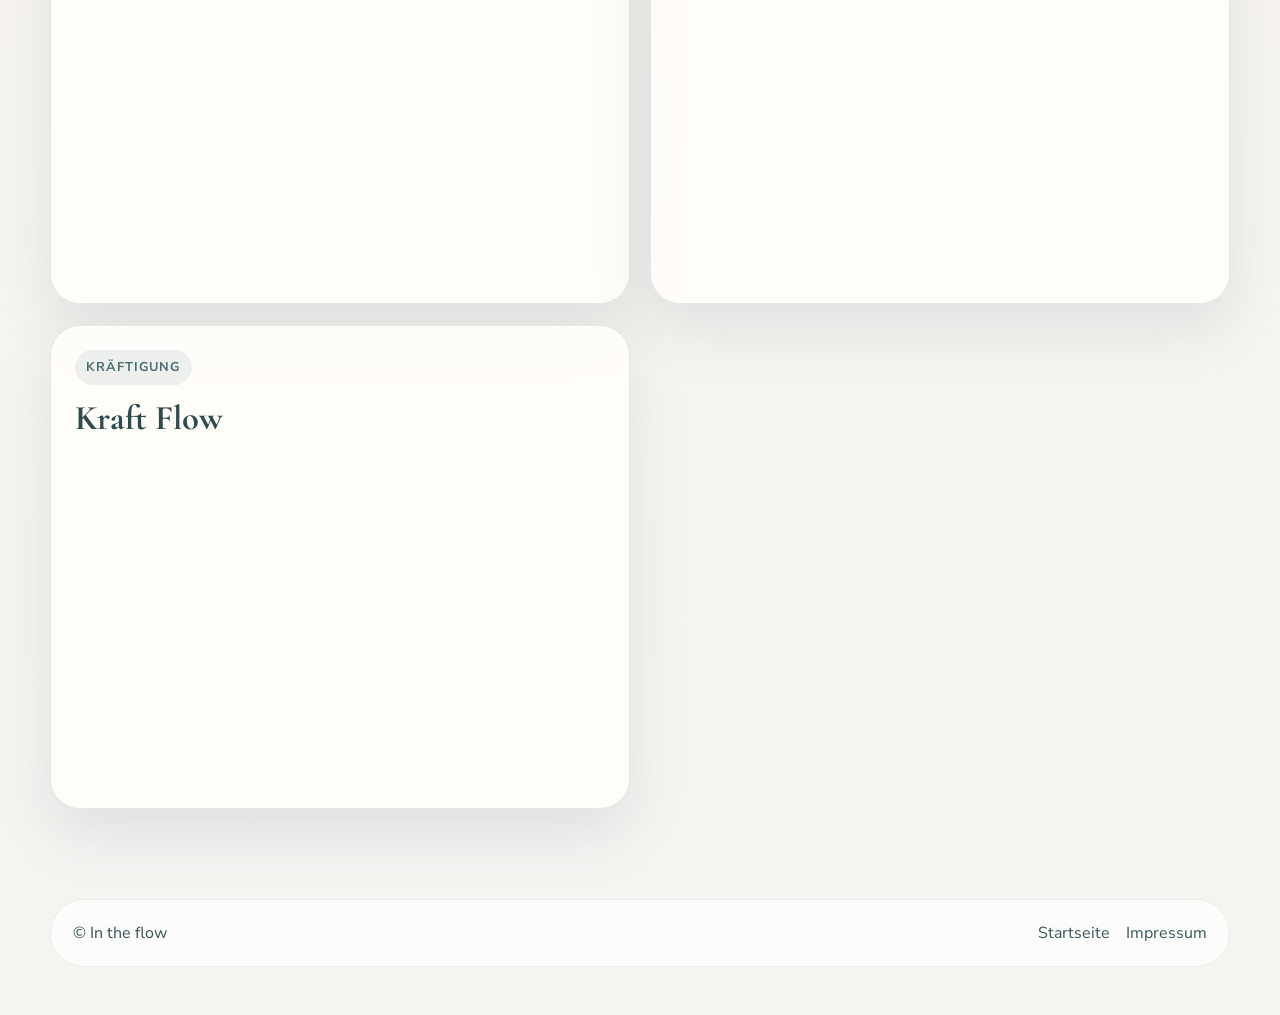
<file: videothek.htm>
<!DOCTYPE html>
<html lang="de">
  <head>
    <meta charset="utf-8" />
    <meta name="viewport" content="width=device-width, initial-scale=1" />
    <title>Videothek | In the flow</title>
    <meta
      name="description"
      content="Yoga-Videothek von In the flow mit Willkommensvideo, Pranayama und Yoga-Flows."
    />
    <meta name="robots" content="noindex, nofollow" />
    <meta name="theme-color" content="#486d72" />
    <meta property="og:locale" content="de_AT" />
    <meta property="og:type" content="website" />
    <meta property="og:title" content="Videothek | In the flow" />
    <meta
      property="og:description"
      content="Versteckte Yoga-Videothek von In the flow mit Atemeinheiten und Yoga-Flows."
    />
    <link rel="stylesheet" href="assets/css/main.css" />
  </head>
  <body>
    <header class="site-header">
      <div class="page-shell site-header-inner">
        <a class="brand" href="index.html" aria-label="In the flow Startseite">
          <img class="brand-mark" src="images/avatar.webp" alt="In the flow Logo mit Yogasymbol" />
          <span class="brand-copy">
            <strong>In the flow</strong>
            <span>Yoga-Videothek</span>
          </span>
        </a>
        <nav class="main-nav" aria-label="Seitennavigation">
          <a href="index.html">Startseite</a>
          <a class="is-active" href="videothek.htm">Videothek</a>
          <a href="impressum.html">Impressum</a>
        </nav>
      </div>
    </header>

    <main>
      <div class="page-shell">
        <section class="hero">
          <div class="hero-copy">
            <span class="eyebrow">Videothek</span>
            <h1>Yoga zum Nachspüren und Mitüben.</h1>
            <p>
              Die bestehende Videothek wurde in eine ruhigere, klarere Übersicht überführt. Alle
              vorhandenen Vimeo-Inhalte bleiben erhalten und sind nun responsive eingebettet.
            </p>
            <div class="hero-actions">
              <a class="button" href="#videos">Zu den Videos</a>
              <a class="link-pill" href="index.html#kontakt">Kontakt</a>
            </div>
          </div>
          <div class="hero-media">
            <img src="images/hero.webp" alt="Yoga-Atmosphäre in der Videothek" />
            <div class="hero-badge">
              <strong>In Ruhe üben</strong>
              Atemeinheiten, Morning Flow und kräftigende Sequenzen direkt aus der bestehenden
              Sammlung.
            </div>
          </div>
        </section>

        <section class="section-block" id="videos">
          <div class="section-header">
            <span class="eyebrow">Vimeo</span>
            <h2>Bestehende Video-Inhalte</h2>
          </div>
          <div class="video-grid">
            <article class="video-card">
              <span class="card-kicker">Willkommen</span>
              <h3>Willkommensvideo</h3>
              <div class="embed-frame">
                <iframe
                  src="https://player.vimeo.com/video/685175761?h=adb52ce482"
                  title="Willkommensvideo"
                  allow="autoplay; fullscreen; picture-in-picture"
                  allowfullscreen
                ></iframe>
              </div>
            </article>

            <article class="video-card">
              <span class="card-kicker">Pranayama</span>
              <h3>Atemeinheit Basic für Einsteiger</h3>
              <div class="embed-frame">
                <iframe
                  src="https://player.vimeo.com/video/685176140?h=f64a79ad8f"
                  title="Pranayama Atemeinheit Basic"
                  allow="autoplay; fullscreen; picture-in-picture"
                  allowfullscreen
                ></iframe>
              </div>
            </article>

            <article class="video-card">
              <span class="card-kicker">Pranayama</span>
              <h3>Atemeinheit Level 1 und 2</h3>
              <div class="embed-frame">
                <iframe
                  src="https://player.vimeo.com/video/685241998?h=9341b79aec"
                  title="Pranayama Atemeinheit Level 1 und 2"
                  allow="autoplay; fullscreen; picture-in-picture"
                  allowfullscreen
                ></iframe>
              </div>
            </article>

            <article class="video-card">
              <span class="card-kicker">Flow</span>
              <h3>Morning Flow</h3>
              <div class="embed-frame">
                <iframe
                  src="https://player.vimeo.com/video/692643436?h=f6e370f7bb"
                  title="Morning Flow"
                  allow="autoplay; fullscreen; picture-in-picture"
                  allowfullscreen
                ></iframe>
              </div>
            </article>

            <article class="video-card">
              <span class="card-kicker">Kräftigung</span>
              <h3>Kraft Flow</h3>
              <div class="embed-frame">
                <iframe
                  src="https://player.vimeo.com/video/693484835?h=33b1f6ce20"
                  title="Kraft Flow"
                  allow="autoplay; fullscreen; picture-in-picture"
                  allowfullscreen
                ></iframe>
              </div>
            </article>
          </div>
        </section>
      </div>
    </main>

    <footer class="footer">
      <div class="page-shell footer-inner">
        <span>&copy; In the flow</span>
        <div class="footer-links">
          <a href="index.html">Startseite</a>
          <a href="impressum.html">Impressum</a>
        </div>
      </div>
    </footer>
  </body>
</html>
</file>
<file: assets/css/main.css>
@import url("https://fonts.googleapis.com/css2?family=Cormorant+Garamond:wght@500;600;700&family=Nunito+Sans:wght@400;500;600;700&display=swap");

:root {
  --color-primary: #486d72;
  --color-primary-deep: #37575b;
  --color-secondary: #cfd3c8;
  --color-accent: #9fc8c9;
  --color-warm: #b8ab9f;
  --color-bg: #f7f4ef;
  --color-bg-soft: #eff4f2;
  --color-surface: rgba(255, 253, 249, 0.92);
  --color-surface-strong: #fffdfa;
  --color-border: rgba(72, 109, 114, 0.14);
  --color-text: #385155;
  --color-text-muted: #6b7b7a;
  --color-heading: #2f4a4e;
  --color-shadow: 0 24px 60px rgba(55, 87, 91, 0.12);
  --radius-large: 30px;
  --radius-medium: 20px;
  --radius-small: 14px;
  --content-width: 1180px;
}

*,
*::before,
*::after {
  box-sizing: border-box;
}

html {
  scroll-behavior: smooth;
}

section[id] {
  scroll-margin-top: 7rem;
}

body {
  margin: 0;
  font-family: "Nunito Sans", sans-serif;
  background:
    radial-gradient(circle at top left, rgba(159, 200, 201, 0.3), transparent 32%),
    radial-gradient(circle at top right, rgba(184, 171, 159, 0.26), transparent 24%),
    linear-gradient(180deg, #fcfbf7 0%, var(--color-bg) 55%, #f3f5f1 100%);
  color: var(--color-text);
  line-height: 1.75;
}

img {
  display: block;
  max-width: 100%;
}

a {
  color: var(--color-primary-deep);
  text-decoration: none;
  transition: color 0.25s ease, opacity 0.25s ease, transform 0.25s ease;
}

a:hover,
a:focus-visible {
  color: var(--color-primary);
}

p,
ul,
ol {
  margin: 0 0 1.1rem;
}

ul,
ol {
  padding-left: 1.2rem;
}

li + li {
  margin-top: 0.45rem;
}

h1,
h2,
h3,
h4 {
  margin: 0 0 1rem;
  font-family: "Cormorant Garamond", serif;
  color: var(--color-heading);
  line-height: 1.1;
}

h1 {
  font-size: clamp(3rem, 6vw, 5.3rem);
}

h2 {
  font-size: clamp(2.2rem, 4vw, 3.4rem);
}

h3 {
  font-size: clamp(1.8rem, 2.7vw, 2.4rem);
}

h4 {
  font-size: clamp(1.3rem, 2vw, 1.6rem);
}

strong,
b {
  color: var(--color-heading);
}

.page-shell {
  width: min(calc(100% - 2rem), var(--content-width));
  margin: 0 auto;
}

.site-header {
  position: sticky;
  top: 0;
  z-index: 20;
  backdrop-filter: blur(18px);
  background: rgba(247, 244, 239, 0.82);
  border-bottom: 1px solid rgba(72, 109, 114, 0.08);
}

.site-header-inner {
  display: flex;
  align-items: center;
  justify-content: space-between;
  gap: 1.5rem;
  padding: 1rem 0;
}

.brand {
  display: inline-flex;
  align-items: center;
  gap: 1rem;
  min-width: 0;
}

.brand-mark {
  width: 60px;
  height: 60px;
  border-radius: 18px;
  object-fit: cover;
  box-shadow: 0 10px 28px rgba(55, 87, 91, 0.16);
  background: var(--color-surface-strong);
}

.brand-copy {
  min-width: 0;
}

.brand-copy strong {
  display: block;
  font-size: 1.1rem;
  letter-spacing: 0.08em;
  text-transform: uppercase;
}

.brand-copy span {
  display: block;
  color: var(--color-text-muted);
  font-size: 0.95rem;
}

.main-nav {
  display: flex;
  flex-wrap: wrap;
  justify-content: flex-end;
  gap: 0.55rem;
}

.main-nav a {
  padding: 0.72rem 1rem;
  border-radius: 999px;
  font-size: 0.96rem;
  background: rgba(255, 255, 255, 0.55);
  border: 1px solid transparent;
}

.main-nav a:hover,
.main-nav a:focus-visible,
.main-nav a.is-active {
  background: rgba(72, 109, 114, 0.1);
  border-color: rgba(72, 109, 114, 0.12);
}

main {
  padding: 2rem 0 4rem;
}

.hero {
  display: grid;
  grid-template-columns: 1.1fr 0.9fr;
  gap: 2rem;
  align-items: stretch;
  padding: 2rem 0 1rem;
}

.hero-copy,
.hero-media,
.content-card,
.offer-card,
.course-card,
.event-card,
.quote-card,
.legal-card,
.video-card,
.contact-card,
.triyoga-layout {
  background: var(--color-surface);
  border: 1px solid var(--color-border);
  border-radius: var(--radius-large);
  box-shadow: var(--color-shadow);
}

.hero-copy {
  padding: clamp(2rem, 4vw, 4rem);
}

.eyebrow {
  display: inline-flex;
  align-items: center;
  gap: 0.6rem;
  margin-bottom: 1rem;
  color: var(--color-primary);
  font-size: 0.86rem;
  font-weight: 700;
  letter-spacing: 0.18em;
  text-transform: uppercase;
}

.eyebrow::before {
  content: "";
  width: 2.25rem;
  height: 1px;
  background: currentColor;
}

.hero-copy p {
  max-width: 58ch;
  color: var(--color-text-muted);
}

.hero-actions {
  display: flex;
  flex-wrap: wrap;
  gap: 0.85rem;
  margin-top: 1.8rem;
}

.button,
.link-pill {
  display: inline-flex;
  align-items: center;
  justify-content: center;
  min-height: 3rem;
  padding: 0.8rem 1.25rem;
  border-radius: 999px;
  font-weight: 700;
}

.button {
  background: var(--color-primary);
  color: #f8f7f3;
}

.button:hover,
.button:focus-visible {
  color: #fff;
  transform: translateY(-1px);
}

.link-pill {
  border: 1px solid rgba(72, 109, 114, 0.16);
  background: rgba(255, 255, 255, 0.6);
}

.hero-media {
  position: relative;
  overflow: hidden;
  min-height: 420px;
  padding: 1rem;
}

.hero-media img {
  width: 100%;
  height: 100%;
  border-radius: 24px;
  object-fit: cover;
}

.hero-main-image {
  object-position: 62% 22%;
}

.hero-badge {
  position: absolute;
  right: 2rem;
  bottom: 2rem;
  max-width: 18rem;
  padding: 1rem 1.2rem;
  border-radius: 20px;
  background: rgba(255, 253, 249, 0.86);
  color: var(--color-heading);
  box-shadow: 0 14px 36px rgba(55, 87, 91, 0.16);
}

.hero-badge strong {
  display: block;
  margin-bottom: 0.25rem;
}

.section-block {
  padding: 1.6rem 0;
}

.section-header {
  max-width: 56rem;
  margin-bottom: 1.6rem;
}

.section-header p {
  color: var(--color-text-muted);
}

.section-grid {
  display: grid;
  gap: 1.5rem;
}

.section-grid.two-col {
  grid-template-columns: minmax(0, 1.15fr) minmax(280px, 0.85fr);
}

.content-card,
.quote-card,
.contact-card,
.legal-card {
  padding: clamp(1.5rem, 3vw, 2.2rem);
}

.content-card.alt {
  background: linear-gradient(180deg, rgba(239, 244, 242, 0.9), rgba(255, 253, 249, 0.94));
}

.highlight-list,
.offer-list,
.meta-list {
  list-style: none;
  padding: 0;
  margin: 0;
}

.highlight-list li,
.offer-list li,
.meta-list li {
  padding: 0.85rem 0;
  border-bottom: 1px solid rgba(72, 109, 114, 0.1);
}

.highlight-list li:last-child,
.offer-list li:last-child,
.meta-list li:last-child {
  border-bottom: 0;
}

.cert-list {
  display: grid;
  gap: 0.8rem;
  padding-left: 1.1rem;
}

.offer-grid,
.course-grid,
.event-grid,
.video-grid,
.contact-grid,
.template-grid {
  display: grid;
  gap: 1.3rem;
}

.offer-grid {
  grid-template-columns: repeat(2, minmax(0, 1fr));
}

.course-grid {
  grid-template-columns: repeat(2, minmax(0, 1fr));
}

.event-grid,
.video-grid {
  grid-template-columns: repeat(2, minmax(0, 1fr));
}

.contact-grid {
  grid-template-columns: repeat(2, minmax(0, 1fr));
}

.template-grid {
  grid-template-columns: repeat(2, minmax(0, 1fr));
}

.template-grid.offset-top {
  margin-top: 1.3rem;
}

.offer-card,
.course-card,
.event-card,
.video-card,
.template-card {
  padding: 1.5rem;
}

.offer-card {
  background: linear-gradient(180deg, rgba(255, 253, 249, 0.98), rgba(239, 244, 242, 0.88));
}

.card-kicker {
  display: inline-block;
  margin-bottom: 0.9rem;
  padding: 0.38rem 0.7rem;
  border-radius: 999px;
  background: rgba(72, 109, 114, 0.09);
  color: var(--color-primary);
  font-size: 0.8rem;
  font-weight: 700;
  letter-spacing: 0.08em;
  text-transform: uppercase;
}

.course-card .meta-list strong,
.event-card .meta-list strong,
.contact-card .meta-list strong,
.legal-card .meta-list strong {
  display: inline;
  min-width: 0;
  margin-right: 0.35rem;
}



.info-note {
  padding: 1rem 1.2rem;
  border-left: 4px solid var(--color-accent);
  background: rgba(159, 200, 201, 0.14);
  border-radius: 0 var(--radius-small) var(--radius-small) 0;
  color: var(--color-primary-deep);
}

.quote-card {
  background: linear-gradient(135deg, rgba(184, 171, 159, 0.14), rgba(159, 200, 201, 0.12));
}

.template-card {
  background: linear-gradient(180deg, rgba(72, 109, 114, 0.08), rgba(255, 253, 249, 0.96));
  border: 1px dashed rgba(72, 109, 114, 0.25);
  border-radius: var(--radius-large);
  box-shadow: var(--color-shadow);
}

.template-card p {
  color: var(--color-text-muted);
}

.template-image {
  overflow: hidden;
  margin: 0 0 1rem;
  border-radius: 20px;
  border: 1px solid rgba(72, 109, 114, 0.12);
  background: rgba(255, 255, 255, 0.72);
}

.template-image img {
  width: 100%;
  aspect-ratio: 5 / 4;
  object-fit: cover;
}

.template-image-grid {
  display: grid;
  gap: 0.9rem;
}

.template-image-grid.two-up {
  grid-template-columns: repeat(2, minmax(0, 1fr));
}

.template-image.large img {
  aspect-ratio: 5 / 4;
}

.template-image.small img {
  aspect-ratio: 1 / 1;
}

.template-card code {
  display: inline-block;
  margin: 0.15rem 0.2rem 0.15rem 0;
  padding: 0.15rem 0.45rem;
  border-radius: 999px;
  background: rgba(72, 109, 114, 0.1);
  color: var(--color-primary-deep);
  font-family: "Nunito Sans", sans-serif;
  font-size: 0.82rem;
  font-weight: 700;
}

.quote-card blockquote {
  margin: 0;
  font-family: "Cormorant Garamond", serif;
  font-size: clamp(1.8rem, 3vw, 2.4rem);
  color: var(--color-heading);
}

.quote-card p {
  margin-top: 1rem;
  color: var(--color-text-muted);
}

.triyoga-layout {
  display: grid;
  grid-template-columns: minmax(0, 1.1fr) minmax(260px, 0.9fr);
  gap: 1.5rem;
  padding: clamp(1.5rem, 3vw, 2.2rem);
}

.triyoga-visual {
  display: grid;
  gap: 1rem;
  align-content: start;
}

.triyoga-visual img {
  width: 100%;
  max-width: 320px;
  padding: 1rem;
  border-radius: 24px;
  background: rgba(255, 255, 255, 0.74);
  border: 1px solid rgba(72, 109, 114, 0.1);
}

.contact-card a,
.legal-card a,
.video-card a {
  font-weight: 700;
}

.footer {
  padding: 0 0 3rem;
}

.footer-inner {
  display: flex;
  flex-wrap: wrap;
  align-items: center;
  justify-content: space-between;
  gap: 1rem;
  padding: 1.2rem 1.4rem;
  border-radius: 999px;
  background: rgba(255, 255, 255, 0.72);
  border: 1px solid rgba(72, 109, 114, 0.1);
}

.footer-links {
  display: flex;
  flex-wrap: wrap;
  gap: 1rem;
}

.embed-frame {
  position: relative;
  width: 100%;
  padding-top: 62.5%;
  overflow: hidden;
  border-radius: 20px;
}

.embed-frame iframe {
  position: absolute;
  inset: 0;
  width: 100%;
  height: 100%;
  border: 0;
}

.plain-list {
  margin: 0;
}

.plain-list p + p {
  margin-top: 1rem;
}

@media (max-width: 1080px) {
  .hero,
  .section-grid.two-col,
  .triyoga-layout,
  .contact-grid {
    grid-template-columns: 1fr;
  }

  .offer-grid,
  .course-grid,
  .event-grid,
  .video-grid,
  .template-grid {
    grid-template-columns: 1fr;
  }
}

@media (max-width: 760px) {
  .site-header {
    position: sticky;
    top: 0;
  }

  .site-header-inner {
    align-items: flex-start;
    flex-direction: column;
    gap: 0.9rem;
  }

  .main-nav {
    width: 100%;
    justify-content: flex-start;
    flex-wrap: nowrap;
    overflow-x: auto;
    padding-bottom: 0.25rem;
    -webkit-overflow-scrolling: touch;
    scrollbar-width: thin;
  }

  .main-nav a {
    flex: 0 0 auto;
    padding: 0.65rem 0.92rem;
    font-size: 0.9rem;
    white-space: nowrap;
  }

  main {
    padding-top: 1rem;
  }

  .hero-copy,
  .hero-media,
  .content-card,
  .offer-card,
  .course-card,
  .event-card,
  .quote-card,
  .legal-card,
  .video-card,
  .contact-card,
  .triyoga-layout {
    border-radius: 24px;
  }

  .hero-media {
    min-height: 320px;
  }

  .hero-badge {
    right: 1.2rem;
    left: 1.2rem;
    bottom: 1.2rem;
    max-width: none;
  }

  .footer-inner {
    border-radius: 24px;
  }
}

@media (max-width: 420px) {
  .page-shell {
    width: min(calc(100% - 1rem), var(--content-width));
  }

  .site-header-inner {
    padding: 0.75rem 0;
  }

  .brand {
    gap: 0.8rem;
  }

  .brand-mark {
    width: 52px;
    height: 52px;
  }

  .brand-copy strong {
    font-size: 0.98rem;
    letter-spacing: 0.05em;
  }

  .brand-copy span {
    font-size: 0.82rem;
  }

  .main-nav a {
    padding: 0.55rem 0.78rem;
    font-size: 0.84rem;
  }

  main {
    padding: 0.75rem 0 3rem;
  }

  .hero {
    gap: 1rem;
    padding: 1rem 0 0.75rem;
  }

  .hero-copy {
    padding: 1.4rem;
  }

  .hero-copy h1 {
    font-size: clamp(2.2rem, 9vw, 3rem);
  }

  .hero-copy p,
  .content-card,
  .offer-card,
  .course-card,
  .event-card,
  .video-card,
  .legal-card,
  .contact-card,
  .quote-card {
    font-size: 0.96rem;
  }

  .hero-actions {
    gap: 0.65rem;
  }

  .button,
  .link-pill {
    width: 100%;
    min-height: 2.8rem;
    padding: 0.72rem 1rem;
  }

  .section-block {
    padding: 1rem 0;
  }

  .section-header {
    margin-bottom: 1rem;
  }

  .hero-media {
    min-height: 260px;
    padding: 0.75rem;
  }

  .hero-badge {
    right: 0.9rem;
    left: 0.9rem;
    bottom: 0.9rem;
    padding: 0.85rem 1rem;
    font-size: 0.9rem;
  }

  .offer-card,
  .course-card,
  .event-card,
  .video-card,
  .template-card,
  .content-card,
  .contact-card,
  .legal-card,
  .quote-card,
  .triyoga-layout {
    padding: 1.2rem;
  }

  .course-card .meta-list strong,
  .event-card .meta-list strong,
  .contact-card .meta-list strong,
  .legal-card .meta-list strong {
    min-width: 5.8rem;
  }

  .footer {
    padding-bottom: 1.5rem;
  }

  .footer-inner {
    padding: 1rem;
  }
}
</file>
